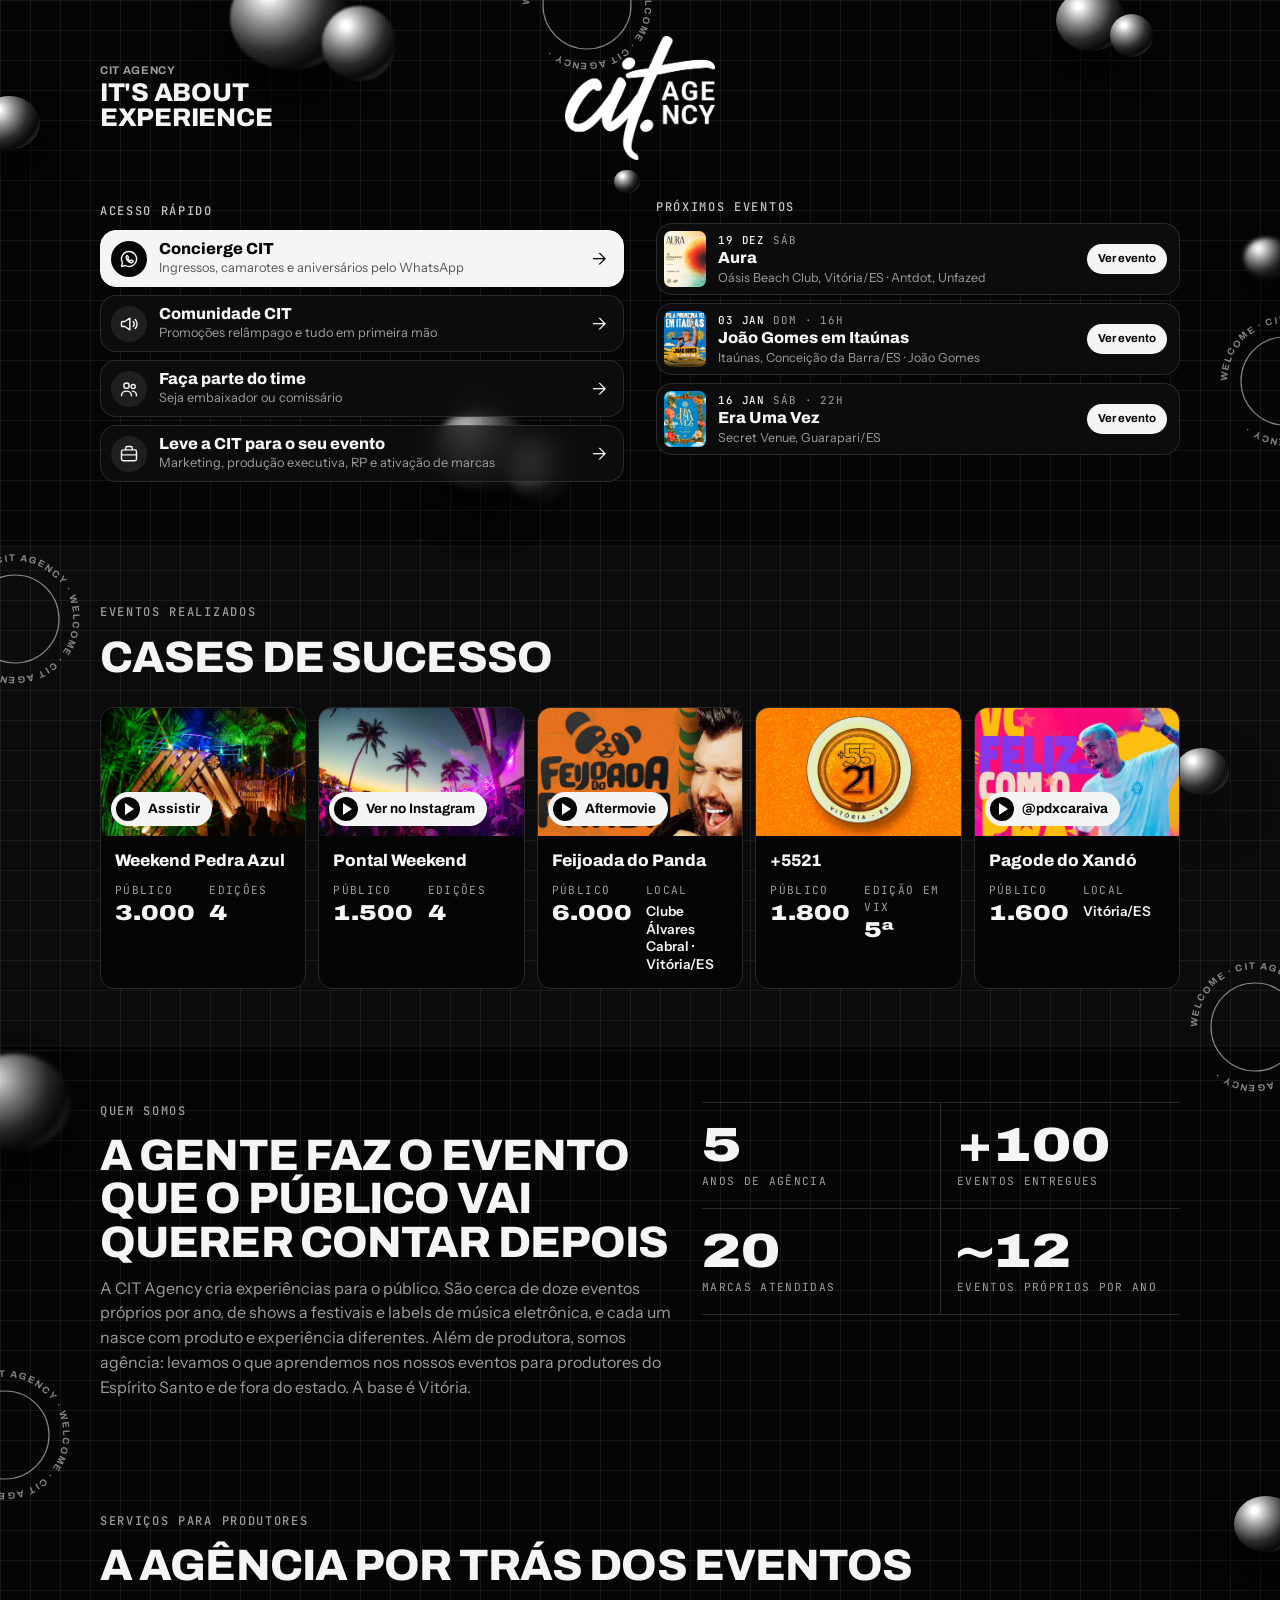
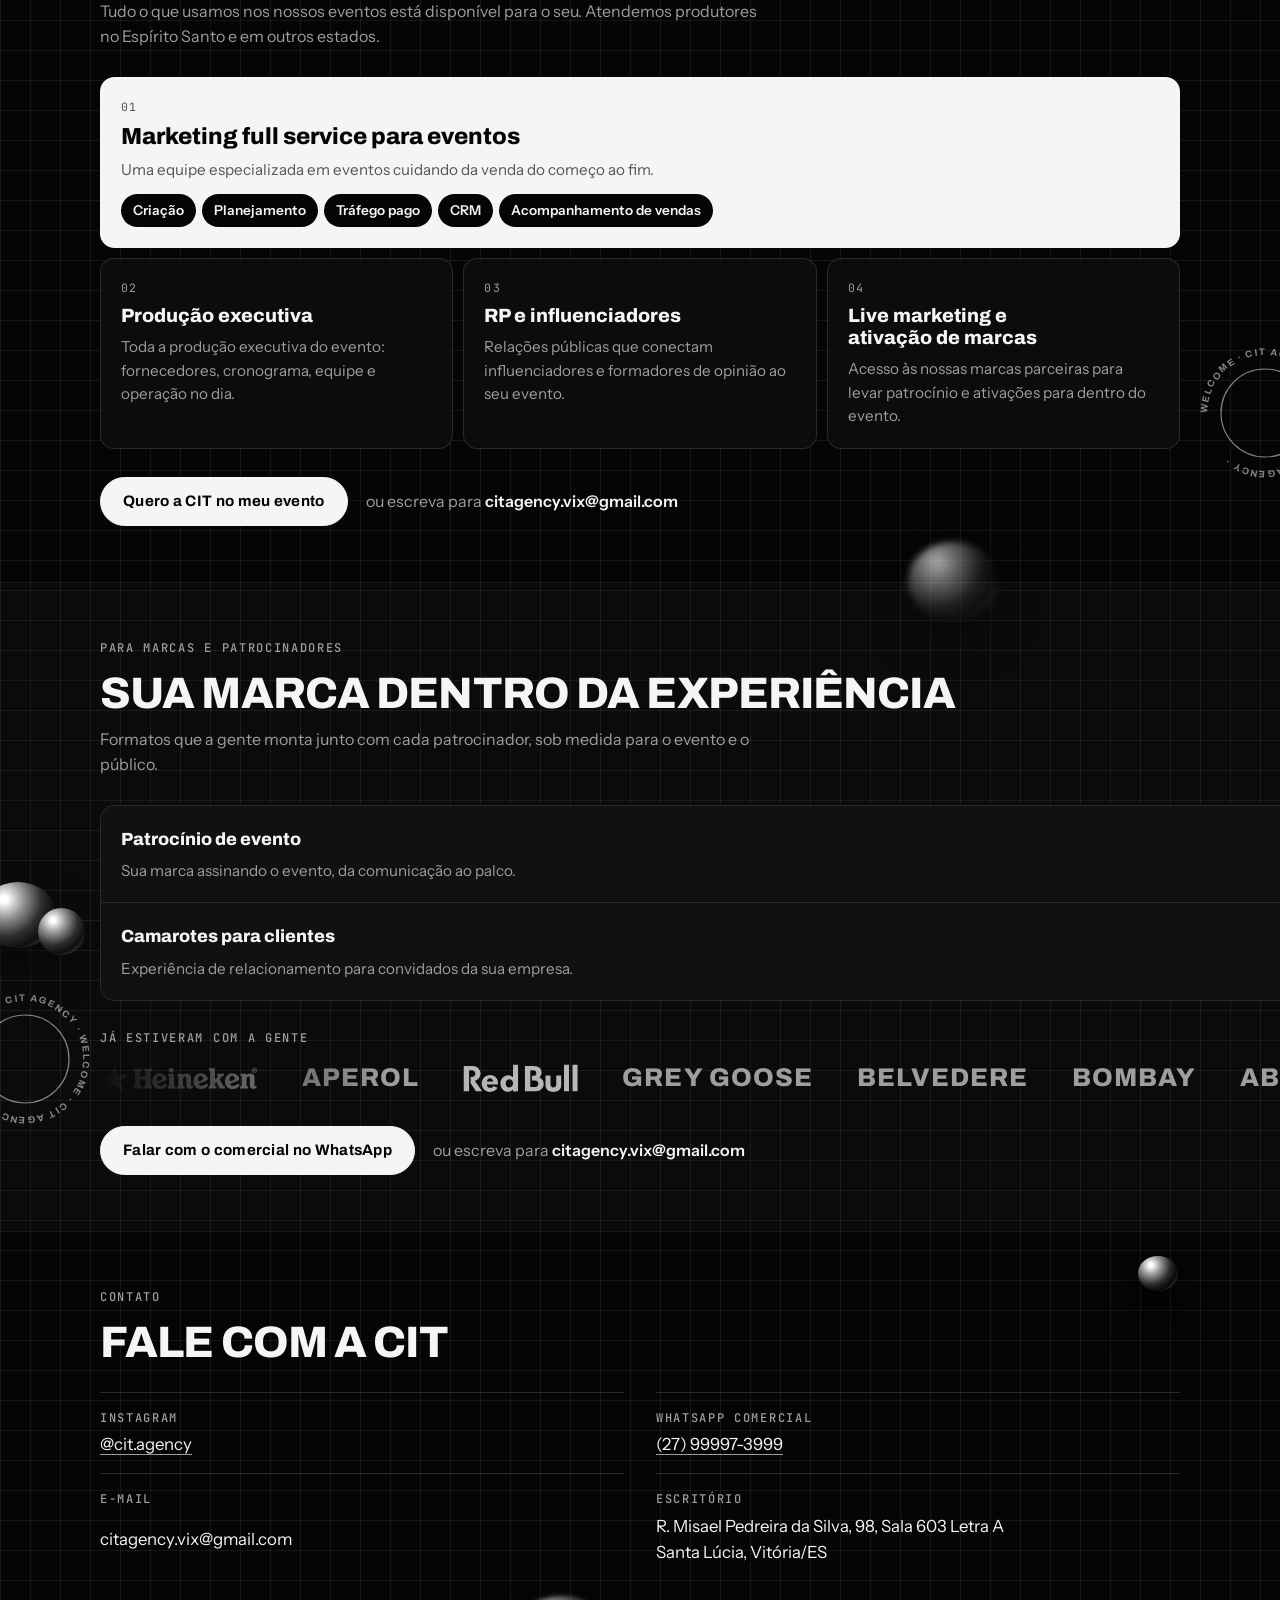
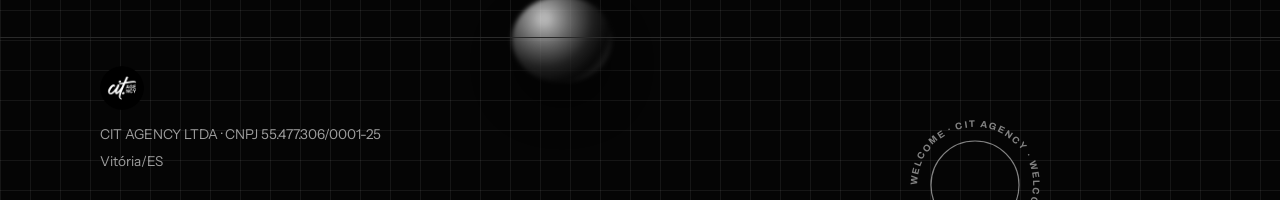
<file: index.html>
<!doctype html>
<html lang="pt-BR">
<head>
<meta charset="utf-8">
<meta name="viewport" content="width=device-width, initial-scale=1, viewport-fit=cover">
<title>CIT Agency</title>
<meta name="claude:viewport-fit-sides" content="cover">
<meta name="description" content="CIT Agency: produtora de eventos e entretenimento de Vitória/ES. Próximos eventos, cases e contato comercial.">
<meta name="theme-color" content="#050505">
<meta property="og:title" content="CIT Agency">
<meta property="og:description" content="It's about experience. Próximos eventos, cases e contato da CIT Agency.">
<meta property="og:image" content="assets/img/avatar.png">
<link rel="icon" href="assets/img/avatar.png">
<link rel="preconnect" href="https://fonts.googleapis.com">
<link rel="preconnect" href="https://fonts.gstatic.com" crossorigin>
<link rel="stylesheet" href="https://fonts.googleapis.com/css2?family=Archivo:wdth,wght@62..125,400..900&family=Instrument+Sans:wght@400..700&family=JetBrains+Mono:wght@500&display=swap">
<link rel="stylesheet" href="css/base.css?v=202611242330">
<link rel="stylesheet" href="css/home.css?v=202611242330">
<link rel="stylesheet" href="css/cadastro.css?v=202611242330">
</head>
<body>

<!-- Fundo da página inteira: grade, anéis e gotas cromadas -->
<div class="fundo-pagina" aria-hidden="true">
  <span class="grade"></span>
  <svg class="anel a1" viewBox="0 0 150 150"><defs><path id="anel-a1" d="M75,75 m-58,0 a58,58 0 1,1 116,0 a58,58 0 1,1 -116,0"/></defs><circle cx="75" cy="75" r="44"/><text><textPath href="#anel-a1">WELCOME · CIT AGENCY · WELCOME · CIT AGENCY · </textPath></text></svg>
  <svg class="anel a2" viewBox="0 0 150 150"><defs><path id="anel-a2" d="M75,75 m-58,0 a58,58 0 1,1 116,0 a58,58 0 1,1 -116,0"/></defs><circle cx="75" cy="75" r="44"/><text><textPath href="#anel-a2">WELCOME · CIT AGENCY · WELCOME · CIT AGENCY · </textPath></text></svg>
  <svg class="anel a3" viewBox="0 0 150 150"><defs><path id="anel-a3" d="M75,75 m-58,0 a58,58 0 1,1 116,0 a58,58 0 1,1 -116,0"/></defs><circle cx="75" cy="75" r="44"/><text><textPath href="#anel-a3">WELCOME · CIT AGENCY · WELCOME · CIT AGENCY · </textPath></text></svg>
  <svg class="anel a4" viewBox="0 0 150 150"><defs><path id="anel-a4" d="M75,75 m-58,0 a58,58 0 1,1 116,0 a58,58 0 1,1 -116,0"/></defs><circle cx="75" cy="75" r="44"/><text><textPath href="#anel-a4">WELCOME · CIT AGENCY · WELCOME · CIT AGENCY · </textPath></text></svg>
  <svg class="anel a5" viewBox="0 0 150 150"><defs><path id="anel-a5" d="M75,75 m-58,0 a58,58 0 1,1 116,0 a58,58 0 1,1 -116,0"/></defs><circle cx="75" cy="75" r="44"/><text><textPath href="#anel-a5">WELCOME · CIT AGENCY · WELCOME · CIT AGENCY · </textPath></text></svg>
  <svg class="anel a6" viewBox="0 0 150 150"><defs><path id="anel-a6" d="M75,75 m-58,0 a58,58 0 1,1 116,0 a58,58 0 1,1 -116,0"/></defs><circle cx="75" cy="75" r="44"/><text><textPath href="#anel-a6">WELCOME · CIT AGENCY · WELCOME · CIT AGENCY · </textPath></text></svg>
  <svg class="anel a7" viewBox="0 0 150 150"><defs><path id="anel-a7" d="M75,75 m-58,0 a58,58 0 1,1 116,0 a58,58 0 1,1 -116,0"/></defs><circle cx="75" cy="75" r="44"/><text><textPath href="#anel-a7">WELCOME · CIT AGENCY · WELCOME · CIT AGENCY · </textPath></text></svg>
  <svg class="anel a8" viewBox="0 0 150 150"><defs><path id="anel-a8" d="M75,75 m-58,0 a58,58 0 1,1 116,0 a58,58 0 1,1 -116,0"/></defs><circle cx="75" cy="75" r="44"/><text><textPath href="#anel-a8">WELCOME · CIT AGENCY · WELCOME · CIT AGENCY · </textPath></text></svg>
  <span class="gota dupla g1"></span><span class="gota g2"></span><span class="gota g3"></span><span class="gota dupla g4"></span><span class="gota g5"></span><span class="gota dupla g6"></span><span class="gota g7"></span><span class="gota g8"></span><span class="gota dupla g9"></span><span class="gota g10"></span><span class="gota g11"></span><span class="gota dupla g12"></span><span class="gota g13"></span><span class="gota g14"></span>
</div>


<!-- 1. Primeira tela: acesso rápido + calendário, lado a lado no computador -->
<header class="inicio">
  <div class="inicio-conteudo">
    <div class="topo">
      <p class="topo-frase"><small>CIT Agency</small>It's about<br>experience</p>
      <img class="topo-logo" src="assets/img/logo-branco.png" alt="CIT Agency" width="720" height="593">
    </div>

    <div class="inicio-grade">
      <!-- Acesso rápido (dados em data/links.json) -->
      <section class="bloco" aria-labelledby="titulo-links">
        <h1 class="rotulo" id="titulo-links">Acesso rápido</h1>
        <ul class="links" id="lista-links"></ul>
      </section>

      <!-- Calendário (dados em data/eventos.json) -->
      <section class="bloco" id="eventos" aria-labelledby="titulo-eventos">
        <h2 class="rotulo" id="titulo-eventos">Próximos eventos</h2>
        <ul class="calendario" id="lista-eventos">
          <li class="eventos-aviso">Carregando o calendário…</li>
        </ul>
      </section>
    </div>
  </div>
</header>

<main>

  <!-- 2. Cases -->
  <section class="faixa faixa-alt" id="cases" aria-labelledby="titulo-cases">
    <div class="conteudo">
      <div class="cabeca-secao">
        <p class="rotulo">Eventos realizados</p>
        <h2 id="titulo-cases">Cases de sucesso</h2>
      </div>

      <div class="cases">
        <article class="case cor-teal">
          <a class="case-foto case-video" href="https://www.instagram.com/reel/Dad-Zzxp5YX/" target="_blank" rel="noopener" aria-label="Assistir o vídeo do Weekend Pedra Azul no Instagram">
            <img src="assets/img/cases/weekend-pedra-azul.jpg" alt="Estrutura iluminada e público no Weekend Pedra Azul" loading="lazy" width="900" height="675">
            <span class="case-play"><span class="case-play-icone" aria-hidden="true"></span>Assistir</span>
          </a>
          <div class="case-corpo">
            <h3>Weekend Pedra Azul</h3>
            <dl class="case-numeros">
              <div><dt>Público</dt><dd>3.000</dd></div>
              <div><dt>Edições</dt><dd>4</dd></div>
            </dl>
          </div>
        </article>
        <article class="case cor-laranja">
          <a class="case-foto case-video" href="https://www.instagram.com/p/Dd2NO19Di6-/" target="_blank" rel="noopener" aria-label="Ver o Pontal Weekend no Instagram">
            <img src="assets/img/cases/pontal-weekend.jpg" alt="Pôr do sol com palmeiras, palco iluminado e público no Pontal Weekend" loading="lazy" width="900" height="600">
            <span class="case-play"><span class="case-play-icone" aria-hidden="true"></span>Ver no Instagram</span>
          </a>
          <div class="case-corpo">
            <h3>Pontal Weekend</h3>
            <dl class="case-numeros">
              <div><dt>Público</dt><dd>1.500</dd></div>
              <div><dt>Edições</dt><dd>4</dd></div>
            </dl>
          </div>
        </article>
        <article class="case case-largo">
          <a class="case-foto case-video" href="https://www.instagram.com/reel/DY_QD4nAtVS/" target="_blank" rel="noopener" aria-label="Assistir o aftermovie da Feijoada do Panda no Instagram">
            <img src="assets/img/cases/feijoada-do-panda.jpg" alt="Logo da Feijoada do Panda e o cantor no palco" loading="lazy" width="1040" height="532">
            <span class="case-play"><span class="case-play-icone" aria-hidden="true"></span>Aftermovie</span>
          </a>
          <div class="case-corpo">
            <h3>Feijoada do Panda</h3>
            <dl class="case-numeros">
              <div><dt>Público</dt><dd>6.000</dd></div>
              <div><dt>Local</dt><dd class="case-onde">Clube Álvares Cabral · Vitória/ES</dd></div>
            </dl>
          </div>
        </article>
        <article class="case">
          <div class="case-foto case-imagem">
            <img src="assets/img/cases/baile-5521.jpg?v=202611242330" alt="Logo do +5521, Vitória/ES" loading="lazy" width="900" height="563">
          </div>
          <div class="case-corpo">
            <h3>+5521</h3>
            <dl class="case-numeros">
              <div><dt>Público</dt><dd>1.800</dd></div>
              <div><dt>Edição em Vix</dt><dd>5ª</dd></div>
            </dl>
          </div>
        </article>
        <article class="case">
          <a class="case-foto case-video" href="https://www.instagram.com/pdxcaraiva/" target="_blank" rel="noopener" aria-label="Ver o Instagram do Pagode do Xandó">
            <img class="foco-esq" src="assets/img/cases/pagode-do-xando.jpg" alt="Logo VC Feliz com o PDX, do Pagode do Xandó" loading="lazy" width="900" height="648">
            <span class="case-play"><span class="case-play-icone" aria-hidden="true"></span>@pdxcaraiva</span>
          </a>
          <div class="case-corpo">
            <h3>Pagode do Xandó</h3>
            <dl class="case-numeros">
              <div><dt>Público</dt><dd>1.600</dd></div>
              <div><dt>Local</dt><dd class="case-onde">Vitória/ES</dd></div>
            </dl>
          </div>
        </article>
      </div>
    </div>
  </section>

  <!-- 3. Quem somos -->
  <section class="faixa" id="quem-somos" aria-labelledby="titulo-quem">
    <div class="conteudo sobre">
      <div class="cabeca-secao">
        <p class="rotulo">Quem somos</p>
        <h2 id="titulo-quem">A gente faz o evento que o público vai querer contar depois</h2>
        <p>A CIT Agency cria experiências para o público. São cerca de doze eventos próprios por ano, de shows a festivais e labels de música eletrônica, e cada um nasce com produto e experiência diferentes. Além de produtora, somos agência: levamos o que aprendemos nos nossos eventos para produtores do Espírito Santo e de fora do estado. A base é Vitória.</p>
      </div>
      <dl class="numeros">
        <div><dt>anos de agência</dt><dd>5</dd></div>
        <div><dt>eventos entregues</dt><dd>+100</dd></div>
        <div><dt>marcas atendidas</dt><dd>20</dd></div>
        <div><dt>eventos próprios por ano</dt><dd>~12</dd></div>
      </dl>
    </div>
  </section>

  <!-- 4. Serviços da agência -->
  <section class="faixa" id="servicos" aria-labelledby="titulo-servicos">
    <div class="conteudo">
      <div class="cabeca-secao">
        <p class="rotulo">Serviços para produtores</p>
        <h2 id="titulo-servicos">A agência por trás dos eventos</h2>
        <p>Tudo o que usamos nos nossos eventos está disponível para o seu. Atendemos produtores no Espírito Santo e em outros estados.</p>
      </div>
      <ol class="servicos">
        <li class="servico servico-destaque">
          <h3>Marketing full service para eventos</h3>
          <p>Uma equipe especializada em eventos cuidando da venda do começo ao fim.</p>
          <ul class="servico-itens">
            <li>Criação</li><li>Planejamento</li><li>Tráfego pago</li><li>CRM</li><li>Acompanhamento de vendas</li>
          </ul>
        </li>
        <li class="servico">
          <h3>Produção executiva</h3>
          <p>Toda a produção executiva do evento: fornecedores, cronograma, equipe e operação no dia.</p>
        </li>
        <li class="servico">
          <h3>RP e influenciadores</h3>
          <p>Relações públicas que conectam influenciadores e formadores de opinião ao seu evento.</p>
        </li>
        <li class="servico">
          <h3>Live marketing e ativação de marcas</h3>
          <p>Acesso às nossas marcas parceiras para levar patrocínio e ativações para dentro do evento.</p>
        </li>
      </ol>
      <div class="cta-comercial">
        <a class="botao botao-cheio" href="https://wa.me/5527999973999?text=Ol%C3%A1%2C%20vim%20pelo%20site%20e%20quero%20conhecer%20os%20servi%C3%A7os%20da%20CIT%20para%20o%20meu%20evento." target="_blank" rel="noopener">Quero a CIT no meu evento</a>
        <p>ou escreva para <strong>citagency.vix@gmail.com</strong></p>
      </div>
    </div>
  </section>

  <!-- 5. Para marcas e patrocinadores -->
  <section class="faixa faixa-alt" id="marcas" aria-labelledby="titulo-marcas">
    <div class="conteudo">
      <div class="cabeca-secao">
        <p class="rotulo">Para marcas e patrocinadores</p>
        <h2 id="titulo-marcas">Sua marca dentro da experiência</h2>
        <p>Formatos que a gente monta junto com cada patrocinador, sob medida para o evento e o público.</p>
      </div>
      <ul class="formatos">
        <li><h3>Patrocínio de evento</h3><p>Sua marca assinando o evento, da comunicação ao palco.</p></li>
        <li><h3>Ativação no local</h3><p>Um espaço da marca dentro do evento, pensado para o público interagir.</p></li>
        <li><h3>Camarotes para clientes</h3><p>Experiência de relacionamento para convidados da sua empresa.</p></li>
        <li><h3>Conteúdo e redes</h3><p>Presença da marca no conteúdo do evento antes, durante e depois.</p></li>
      </ul>
      <div class="parceiros">
        <p class="rotulo">Já estiveram com a gente</p>
        <div class="marcas-faixa" aria-label="Marcas parceiras">
          <ul class="marcas-trilho"><li class="tem-logo"><img src="assets/img/marcas/heineken.svg" width="158" height="28" alt="Heineken"></li><li>Aperol</li><li class="tem-logo"><img src="assets/img/marcas/redbull.svg" width="116" height="28" alt="Red Bull"></li><li>Grey Goose</li><li>Belvedere</li><li>Bombay</li><li>Absolut</li><li>Beefeater</li><li class="tem-logo"><img src="assets/img/marcas/corona.png" width="103" height="28" alt="Corona"></li><li>Praya</li></ul>
          <ul class="marcas-trilho" aria-hidden="true"><li class="tem-logo"><img src="assets/img/marcas/heineken.svg" width="158" height="28" alt="" data-alt="Heineken"></li><li>Aperol</li><li class="tem-logo"><img src="assets/img/marcas/redbull.svg" width="116" height="28" alt="" data-alt="Red Bull"></li><li>Grey Goose</li><li>Belvedere</li><li>Bombay</li><li>Absolut</li><li>Beefeater</li><li class="tem-logo"><img src="assets/img/marcas/corona.png" width="103" height="28" alt="" data-alt="Corona"></li><li>Praya</li></ul>
        </div>
      </div>
      <div class="cta-comercial">
        <a class="botao botao-cheio" href="https://wa.me/5527999973999?text=Ol%C3%A1%2C%20vim%20pelo%20site%20e%20quero%20falar%20sobre%20patroc%C3%ADnio." target="_blank" rel="noopener">Falar com o comercial no WhatsApp</a>
        <p>ou escreva para <strong>citagency.vix@gmail.com</strong></p>
      </div>
    </div>
  </section>

  <!-- 6. Contato e redes -->
  <section class="faixa" id="contato" aria-labelledby="titulo-contato">
    <div class="conteudo">
      <div class="cabeca-secao">
        <p class="rotulo">Contato</p>
        <h2 id="titulo-contato">Fale com a CIT</h2>
      </div>
      <ul class="contatos">
        <li>
          <span class="rotulo">Instagram</span>
          <a href="https://instagram.com/cit.agency" target="_blank" rel="noopener">@cit.agency</a>
        </li>
        <li>
          <span class="rotulo">WhatsApp comercial</span>
          <a href="https://wa.me/5527999973999" target="_blank" rel="noopener">(27) 99997-3999</a>
        </li>
        <li>
          <span class="rotulo">E-mail</span>
          <span class="selecionavel">citagency.vix@gmail.com</span>
        </li>
        <li>
          <span class="rotulo">Escritório</span>
          <span>R. Misael Pedreira da Silva, 98, Sala 603 Letra A<br>Santa Lúcia, Vitória/ES</span>
        </li>
      </ul>
    </div>
  </section>

</main>

<!-- 7. Rodapé -->
<footer class="faixa rodape">
  <div class="conteudo">
    <img src="assets/img/avatar.png" alt="" width="44" height="44">
    <p>CIT AGENCY LTDA · CNPJ 55.477.306/0001-25</p>
    <p>Vitória/ES</p>
  </div>
</footer>

<!-- Janela do formulário "Faça parte do time" -->
<dialog class="janela" id="janela-cadastro" aria-labelledby="janela-cadastro-titulo">
  <form method="dialog" class="janela-fechar"><button aria-label="Fechar">×</button></form>
  <div class="janela-corpo">
    <h2 id="janela-cadastro-titulo">Faça parte do time</h2>
    <p>Quer divulgar os eventos da CIT e ganhar benefícios? Preencha seu cadastro. A gente analisa e entra em contato pelo WhatsApp.</p>
    <div id="cadastro-mae"></div>
  </div>
</dialog>

<script src="js/cadastro.js?v=202611242330"></script>
<script src="js/calendario.js?v=202611242330"></script>
<script src="js/links.js?v=202611242330"></script>
</body>
</html>
</file>
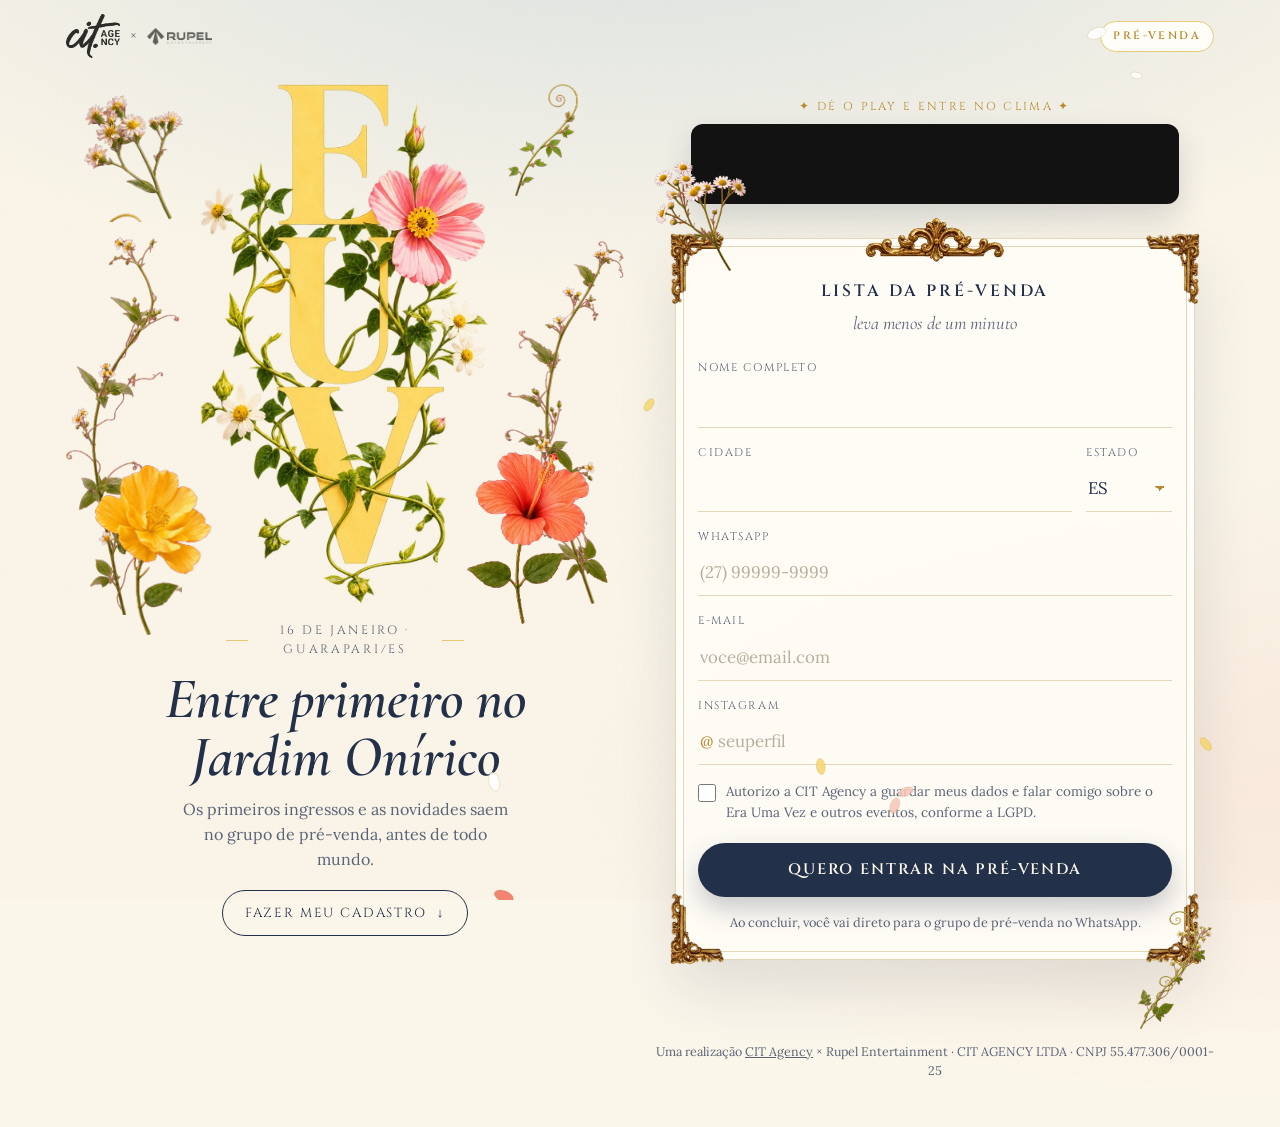
<file: eraumavezpre-venda/index.html>
<!doctype html>
<html lang="pt-BR">
<head>
<meta charset="utf-8">
<meta name="viewport" content="width=device-width, initial-scale=1, viewport-fit=cover">
<title>Pré-venda Era Uma Vez · CIT Agency</title>
<meta name="description" content="Cadastre-se na pré-venda do Era Uma Vez · Jardim Onírico, 16 de janeiro em Guarapari/ES, e entre no grupo exclusivo.">
<meta name="theme-color" content="#FBF6EA">
<meta property="og:title" content="Pré-venda Era Uma Vez">
<meta property="og:description" content="Cadastre-se e entre no grupo de pré-venda. 16 de janeiro · Guarapari/ES.">
<meta property="og:image" content="https://citagency.com.br/eventos/era-uma-vez/img/poster-dia.jpg">
<link rel="icon" href="/eventos/era-uma-vez/img/icone.png">
<link rel="preload" as="image" href="/eventos/era-uma-vez/img/jardim/monograma-euv.webp">
<link rel="preconnect" href="https://fonts.googleapis.com">
<link rel="preconnect" href="https://fonts.gstatic.com" crossorigin>
<link rel="stylesheet" href="https://fonts.googleapis.com/css2?family=Cinzel:wght@400;600&family=Cormorant+Garamond:ital,wght@0,500;0,600;1,500&family=Lora:wght@400;600;700&display=swap">
<style>
  /* Pré-venda Era Uma Vez: jardim ilustrado sobre papel claro.
     Monograma EUV com trepadeiras que balançam, flores soltas, pétalas caindo,
     e o cadastro num cartão com cantos dourados. Uma coluna no celular; duas no computador. */
  :root {
    --papel: #FBF6EA;
    --papel-claro: #FFFDF7;
    --tinta: #22304A;
    --tinta-suave: #5A6478;
    --ceu: #1B6FB8;
    --ouro: #B8892E;
    --ouro-claro: #E8C877;
    --coral: #F0715A;
    --linha: #E4D7B8;
    --erro: #B3261E;
    --fonte-titulo: "Cinzel", Georgia, serif;
    --fonte-display: "Cormorant Garamond", Georgia, serif;
    --fonte-texto: "Lora", Georgia, serif;
    --J: "/eventos/era-uma-vez/img/jardim/";
  }
  * { box-sizing: border-box; }
  [hidden] { display: none !important; }
  html { -webkit-text-size-adjust: 100%; overflow-x: clip; scroll-behavior: smooth; }
  body {
    margin: 0; color: var(--tinta); font-family: var(--fonte-texto); font-size: 1rem; line-height: 1.55; overflow-x: clip;
    background:
      radial-gradient(120% 60% at 50% -10%, rgba(27, 111, 184, .14), transparent 60%),
      radial-gradient(80% 40% at 100% 70%, rgba(240, 113, 90, .08), transparent 70%),
      var(--papel);
  }
  body::after {
    content: ""; position: fixed; inset: 0; pointer-events: none; z-index: 0; opacity: .35; mix-blend-mode: multiply;
    background-image: url("data:image/svg+xml,%3Csvg xmlns='http://www.w3.org/2000/svg' width='180' height='180'%3E%3Cfilter id='g'%3E%3CfeTurbulence type='fractalNoise' baseFrequency='.9' numOctaves='2' stitchTiles='stitch'/%3E%3CfeColorMatrix values='0 0 0 0 .55 0 0 0 0 .48 0 0 0 0 .35 0 0 0 .18 0'/%3E%3C/filter%3E%3Crect width='100%25' height='100%25' filter='url(%23g)'/%3E%3C/svg%3E");
  }
  img { max-width: 100%; display: block; }
  :focus-visible { outline: 2px solid var(--ceu); outline-offset: 3px; border-radius: 6px; }
  @media (prefers-reduced-motion: reduce) { html { scroll-behavior: auto; } }

  .petalas { position: fixed; inset: 0; z-index: 4; pointer-events: none; }
  .pagina { position: relative; z-index: 1; }

  /* Topo */
  .topo {
    display: flex; justify-content: space-between; align-items: center; position: relative; z-index: 5;
    padding: max(14px, env(safe-area-inset-top, 0px)) max(16px, env(safe-area-inset-right, 0px)) 0 max(16px, env(safe-area-inset-left, 0px));
  }
  .marcas { display: flex; align-items: center; gap: 10px; text-decoration: none; color: var(--tinta-suave); }
  .marcas img { filter: brightness(0); opacity: .82; height: auto; }
  .marcas .cit { width: 54px; }
  .marcas .rupel { width: auto; height: 17px; opacity: .6; }
  .marcas span { font-size: .8rem; }
  .selo-pre {
    font-family: var(--fonte-titulo); font-size: .68rem; letter-spacing: .22em; text-transform: uppercase; font-weight: 600;
    color: var(--ouro); border: 1px solid var(--ouro-claro); background: var(--papel-claro); padding: 6px 12px; border-radius: 999px;
  }

  /* Abertura: monograma entre trepadeiras */
  .abertura { position: relative; overflow: clip; padding: 8px max(16px, env(safe-area-inset-right, 0px)) 30px max(16px, env(safe-area-inset-left, 0px)); text-align: center; overflow: visible; }
  .cena { position: relative; width: min(66%, 270px); margin: 6px auto 0; aspect-ratio: 726 / 1300; }
  .monograma {
    position: absolute; inset: 0; width: 100%; height: auto;
    animation: surge 1.4s cubic-bezier(.2,.7,.2,1) both;
  }
  @keyframes surge { from { opacity: .001; transform: translateY(16px) scale(.97); filter: blur(6px); } }
  .planta { position: absolute; height: auto; pointer-events: none; transform-origin: 50% 100%; will-change: transform; }
  .balanca { animation: balanca var(--v, 7s) ease-in-out infinite alternate; animation-delay: var(--d, 0s); }
  @keyframes balanca { from { rotate: calc(var(--g, 3deg) * -1); } to { rotate: var(--g, 3deg); } }
  .p-trepa-e { left: -46%; bottom: -2%; width: 40%; --g: 2.5deg; --v: 8s; translate: 0 calc(var(--rolar, 0) * -30px); }
  .p-trepa-d { right: -46%; bottom: 0; width: 41%; --g: 3deg; --v: 9s; --d: -2s; transform: scaleX(-1); translate: 0 calc(var(--rolar, 0) * -45px); }
  .p-hibisco { right: -34%; bottom: -4%; width: 42%; --g: 4deg; --v: 6s; translate: 0 calc(var(--rolar, 0) * -70px); }
  .p-amarela { left: -36%; bottom: -6%; width: 40%; --g: 3.5deg; --v: 7s; --d: -3s; translate: 0 calc(var(--rolar, 0) * -60px); }
  .p-margarida { left: -40%; top: 2%; width: 34%; --g: 5deg; --v: 6.5s; transform-origin: 70% 100%; translate: 0 calc(var(--rolar, 0) * 40px); }
  .p-espiral { right: -30%; top: 0; width: 24%; --g: 4deg; --v: 7.5s; --d: -1s; translate: 0 calc(var(--rolar, 0) * 30px); }

  .titulos { position: relative; z-index: 2; display: grid; gap: 10px; justify-items: center; margin-top: 18px; }
  .linha-data {
    display: flex; align-items: center; gap: 12px; margin: 0;
    font-family: var(--fonte-titulo); font-size: .76rem; letter-spacing: .22em; text-transform: uppercase; color: var(--ouro);
  }
  .linha-data::before, .linha-data::after { content: ""; width: 34px; height: 1px; background: var(--ouro-claro); }
  .titulos h1 {
    margin: 0; font-family: var(--fonte-display); font-weight: 600; font-style: italic; line-height: 1.02;
    font-size: clamp(2.2rem, 10vw, 3.6rem); color: var(--tinta); text-wrap: balance;
  }
  .titulos h1 em { font-style: normal; font-family: var(--fonte-titulo); font-weight: 400; font-size: .62em; letter-spacing: .12em; display: block; color: var(--ceu); }
  .titulos p { margin: 0; max-width: 34ch; color: var(--tinta-suave); }
  .chamar {
    margin-top: 8px; display: inline-flex; align-items: center; gap: 10px; text-decoration: none;
    font-family: var(--fonte-titulo); font-size: .82rem; letter-spacing: .14em; text-transform: uppercase; color: var(--tinta);
    padding: 12px 22px; border-radius: 999px; border: 1px solid var(--tinta); transition: background-color .2s, color .2s;
  }
  .chamar:hover { background: var(--tinta); color: var(--papel); }
  .chamar span { display: inline-block; animation: desce 1.8s ease-in-out infinite; }
  @keyframes desce { 50% { transform: translateY(4px); } }

  /* Música */
  .trilha { position: relative; z-index: 2; max-width: 520px; margin: 8px auto 34px; padding-inline: max(16px, env(safe-area-inset-left, 0px)); display: grid; gap: 8px; }
  .trilha p { margin: 0; text-align: center; font-family: var(--fonte-titulo); font-size: .72rem; letter-spacing: .2em; text-transform: uppercase; color: var(--ouro); }
  .trilha iframe { display: block; border: 0; border-radius: 12px; background: #121212; box-shadow: 0 14px 30px rgba(34, 48, 74, .16); }

  /* Cadastro: cartão com cantos dourados e flores */
  .cadastro { position: relative; z-index: 2; padding: 0 max(16px, env(safe-area-inset-right, 0px)) 30px max(16px, env(safe-area-inset-left, 0px)); }
  .cartao {
    position: relative; max-width: 520px; margin: 34px auto 0; padding: 40px 22px 26px;
    background: rgba(255, 253, 247, .86); -webkit-backdrop-filter: blur(6px); backdrop-filter: blur(6px);
    border: 1px solid var(--linha); border-radius: 4px;
    box-shadow: 0 30px 60px rgba(34, 48, 74, .12), inset 0 0 0 7px var(--papel-claro), inset 0 0 0 8px var(--linha);
  }
  .canto { position: absolute; width: 54px; height: auto; pointer-events: none; }
  .canto.c1 { top: -6px; left: -6px; }
  .canto.c2 { top: -6px; right: -6px; transform: scaleX(-1); }
  .canto.c3 { bottom: -6px; left: -6px; transform: scaleY(-1); }
  .canto.c4 { bottom: -6px; right: -6px; transform: scale(-1, -1); }
  .ornamento { position: absolute; top: -22px; left: 50%; translate: -50% 0; width: 140px; height: auto; }
  .flor-cartao { position: absolute; pointer-events: none; z-index: 3; }
  .flor-cartao.f1 { top: -78px; left: -22px; width: 92px; --g: 4deg; --v: 7s; transform-origin: 80% 100%; }
  .flor-cartao.f2 { bottom: -70px; right: -18px; width: 74px; --g: 3deg; --v: 6s; --d: -2s; }
  .flor-cartao { height: auto; }
  .cartao h2 { margin: 0; text-align: center; font-family: var(--fonte-titulo); font-weight: 600; font-size: 1.02rem; letter-spacing: .18em; text-transform: uppercase; color: var(--tinta); }
  .cartao .sub { margin: 4px 0 22px; text-align: center; font-family: var(--fonte-display); font-style: italic; font-size: 1.15rem; color: var(--tinta-suave); }

  form { display: grid; gap: 16px; }
  .campo { display: grid; gap: 4px; min-width: 0; }
  .campo label { font-family: var(--fonte-titulo); font-size: .7rem; letter-spacing: .14em; text-transform: uppercase; color: var(--tinta-suave); }
  .linha2 { display: grid; grid-template-columns: minmax(0, 1fr) 86px; gap: 14px; }
  input, select {
    width: 100%; min-height: 46px; padding: 10px 2px; border: 0; border-bottom: 1.5px solid var(--linha); border-radius: 0;
    background: transparent; color: var(--tinta); font: inherit; font-size: 1.05rem; transition: border-color .2s;
  }
  select { appearance: none; background-image: linear-gradient(45deg, transparent 50%, var(--ouro) 50%), linear-gradient(135deg, var(--ouro) 50%, transparent 50%); background-position: calc(100% - 12px) 21px, calc(100% - 7px) 21px; background-size: 5px 5px; background-repeat: no-repeat; }
  input::placeholder { color: #B5AE9C; }
  input:focus, select:focus { outline: none; border-color: var(--ceu); }
  .com-arroba { position: relative; }
  .com-arroba span { position: absolute; left: 2px; bottom: 11px; color: var(--ouro); font-size: 1.05rem; }
  .com-arroba input { padding-left: 20px; }
  input[aria-invalid="true"], select[aria-invalid="true"] { border-color: var(--erro); }
  .aceite { display: flex; gap: 10px; align-items: flex-start; font-size: .84rem; color: var(--tinta-suave); cursor: pointer; }
  .aceite input { width: 18px; min-height: 0; height: 18px; margin: 3px 0 0; accent-color: var(--ceu); flex: none; }
  .isca { position: absolute; left: -9999px; width: 1px; height: 1px; opacity: 0; }
  .erro { margin: 0; padding: 10px 12px; border-radius: 8px; background: #FBE9E7; color: var(--erro); font-weight: 600; font-size: .9rem; }
  .botao {
    position: relative; overflow: hidden; width: 100%; min-height: 54px; border: 0; border-radius: 999px; cursor: pointer; margin-top: 4px;
    background: var(--tinta); color: var(--papel); font-family: var(--fonte-titulo); font-weight: 600; font-size: .95rem; letter-spacing: .12em; text-transform: uppercase;
    box-shadow: 0 12px 26px rgba(34, 48, 74, .25); text-decoration: none; display: inline-flex; align-items: center; justify-content: center; text-align: center; padding: 10px 20px;
    transition: transform .15s, background-color .2s;
  }
  .botao:hover { background: var(--ceu); }
  .botao:active { transform: scale(.98); }
  .botao::after { content: ""; position: absolute; inset: 0; background: linear-gradient(105deg, transparent 35%, rgba(232, 200, 119, .55) 50%, transparent 65%); transform: translateX(-130%); animation: brilho 3.6s ease-in-out infinite; }
  @keyframes brilho { 60%, 100% { transform: translateX(130%); } }
  .botao:disabled { opacity: .7; cursor: wait; }
  .nota { margin: 0; font-size: .8rem; text-align: center; color: var(--tinta-suave); }
  .ok { display: grid; gap: 12px; text-align: center; justify-items: center; padding-block: 10px; }
  .ok img { width: 110px; height: auto; }
  .ok h3 { margin: 0; font-family: var(--fonte-display); font-style: italic; font-weight: 600; font-size: 1.8rem; line-height: 1.1; }
  .ok p { margin: 0; color: var(--tinta-suave); }

  .rodape { position: relative; z-index: 2; text-align: center; font-size: .78rem; color: var(--tinta-suave); padding: 40px 16px 34px; }
  .rodape a { color: inherit; }

  @media (max-width: 400px) { .botao { font-size: .82rem; letter-spacing: .06em; } }
  @media (min-width: 960px) {
    .pagina { display: grid; grid-template-columns: minmax(0, 1fr) minmax(0, 1fr); align-items: start; max-width: 1180px; margin: 0 auto; }
    .topo { grid-column: 1 / -1; }
    .abertura { position: sticky; top: 0; padding-top: 20px; }
    .lado { padding-top: 40px; }
    .cena { width: min(52%, 300px); }
    .trilha { margin-top: 0; }
  }
  @media (prefers-reduced-motion: reduce) {
    .monograma, .balanca, .chamar span, .botao::after { animation: none; }
    .petalas { display: none; }
  }
</style>
</head>
<body>

<canvas class="petalas" aria-hidden="true"></canvas>

<div class="pagina">
  <header class="topo">
    <a class="marcas" href="/eventos/era-uma-vez/">
      <img class="cit" src="/assets/img/logo-branco.png" alt="CIT Agency" width="720" height="593">
      <span aria-hidden="true">×</span>
      <img class="rupel" src="/assets/img/rupel-branco.png" alt="Rupel Entertainment" width="600" height="158">
    </a>
    <span class="selo-pre">Pré-venda</span>
  </header>

  <section class="abertura" aria-labelledby="titulo">
    <div class="cena" aria-hidden="true">
      <img class="planta balanca p-trepa-e" src="/eventos/era-uma-vez/img/jardim/trepadeira-a.webp" alt="" width="328" height="1067">
      <img class="planta balanca p-trepa-d" src="/eventos/era-uma-vez/img/jardim/trepadeira-c.webp" alt="" width="360" height="1100">
      <img class="planta balanca p-margarida" src="/eventos/era-uma-vez/img/jardim/margaridas-a.webp" alt="" width="422" height="544">
      <img class="planta balanca p-espiral" src="/eventos/era-uma-vez/img/jardim/espiral-a.webp" alt="" width="353" height="569">
      <img class="monograma" src="/eventos/era-uma-vez/img/jardim/monograma-euv.webp" alt="" width="726" height="1300">
      <img class="planta balanca p-amarela" src="/eventos/era-uma-vez/img/jardim/flor-amarela.webp" alt="" width="510" height="748">
      <img class="planta balanca p-hibisco" src="/eventos/era-uma-vez/img/jardim/hibisco.webp" alt="" width="398" height="563">
    </div>
    <div class="titulos">
      <p class="linha-data">16 de janeiro · Guarapari/ES</p>
      <h1 id="titulo">Entre primeiro no Jardim Onírico</h1>
      <p>Os primeiros ingressos e as novidades saem no grupo de pré-venda, antes de todo mundo.</p>
      <a class="chamar" href="#cadastro">Fazer meu cadastro <span aria-hidden="true">↓</span></a>
    </div>
  </section>

  <div class="lado">
    <div class="trilha">
      <p>✦ Dê o play e entre no clima ✦</p>
      <iframe title="Música do Era Uma Vez no Spotify" src="https://open.spotify.com/embed/track/3HGwI9qwq5XqBDeZBV3zti?utm_source=generator&theme=0" width="100%" height="80" frameborder="0" allow="autoplay; clipboard-write; encrypted-media; fullscreen; picture-in-picture" loading="lazy"></iframe>
    </div>

    <main class="cadastro" id="cadastro">
      <section class="cartao" aria-labelledby="titulo-form">
        <img class="ornamento" src="/eventos/era-uma-vez/img/jardim/ornamento-ouro.webp" alt="" width="231" height="73">
        <img class="canto c1" src="/eventos/era-uma-vez/img/jardim/canto-ouro.webp" alt="" width="129" height="169">
        <img class="canto c2" src="/eventos/era-uma-vez/img/jardim/canto-ouro.webp" alt="" width="129" height="169">
        <img class="canto c3" src="/eventos/era-uma-vez/img/jardim/canto-ouro.webp" alt="" width="129" height="169">
        <img class="canto c4" src="/eventos/era-uma-vez/img/jardim/canto-ouro.webp" alt="" width="129" height="169">
        <img class="flor-cartao balanca f1" src="/eventos/era-uma-vez/img/jardim/margaridas-e.webp" alt="" width="565" height="674">
        <img class="flor-cartao balanca f2" src="/eventos/era-uma-vez/img/jardim/galho-c.webp" alt="" width="469" height="745">

        <h2 id="titulo-form">Lista da pré-venda</h2>
        <p class="sub">leva menos de um minuto</p>
        <form id="form" novalidate>
          <div class="campo">
            <label for="nome">Nome completo</label>
            <input id="nome" name="nome" type="text" autocomplete="name" required>
          </div>
          <div class="linha2">
            <div class="campo">
              <label for="cidade">Cidade</label>
              <input id="cidade" name="cidade" type="text" autocomplete="address-level2" required>
            </div>
            <div class="campo">
              <label for="estado">Estado</label>
              <select id="estado" name="estado" required>
                <option value="">UF</option>
              </select>
            </div>
          </div>
          <div class="campo">
            <label for="whatsapp">WhatsApp</label>
            <input id="whatsapp" name="whatsapp" type="tel" inputmode="numeric" autocomplete="tel" placeholder="(27) 99999-9999" required>
          </div>
          <div class="campo">
            <label for="email">E-mail</label>
            <input id="email" name="email" type="email" autocomplete="email" placeholder="voce@email.com" required>
          </div>
          <div class="campo">
            <label for="instagram">Instagram</label>
            <div class="com-arroba">
              <span aria-hidden="true">@</span>
              <input id="instagram" name="instagram" type="text" autocapitalize="none" autocomplete="off" spellcheck="false" placeholder="seuperfil" required pattern="@?[A-Za-z0-9._]{1,30}">
            </div>
          </div>
          <input class="isca" type="text" name="site" tabindex="-1" autocomplete="off" aria-hidden="true">
          <label class="aceite">
            <input id="aceite" type="checkbox" required>
            <span>Autorizo a CIT Agency a guardar meus dados e falar comigo sobre o Era Uma Vez e outros eventos, conforme a LGPD.</span>
          </label>
          <p class="erro" id="erro" role="alert" hidden></p>
          <button class="botao" id="enviar" type="submit">Quero entrar na pré-venda</button>
          <p class="nota">Ao concluir, você vai direto para o grupo de pré-venda no WhatsApp.</p>
        </form>

        <div class="ok" id="ok" hidden>
          <img src="/eventos/era-uma-vez/img/jardim/buque-b.webp" alt="" width="178" height="153">
          <h3>Seu lugar no jardim está guardado</h3>
          <p>Abrindo o grupo de pré-venda no WhatsApp…</p>
          <a class="botao" id="ir-grupo" href="#">Entrar no grupo agora</a>
        </div>
      </section>
    </main>

    <footer class="rodape">
      <p>Uma realização <a href="/">CIT Agency</a> × Rupel Entertainment · CIT AGENCY LTDA · CNPJ 55.477.306/0001-25</p>
    </footer>
  </div>
</div>

<script>
  // Pétalas caindo (coral, amarelo, branco) e plantas que acompanham a rolagem
  (function () {
    addEventListener('scroll', function () { document.documentElement.style.setProperty('--rolar', Math.min(scrollY / innerHeight, 1.5).toFixed(3)); }, { passive: true });
    if (matchMedia('(prefers-reduced-motion: reduce)').matches) return;
    var c = document.querySelector('.petalas'), x = c.getContext('2d');
    var W, H, dpr = Math.min(devicePixelRatio || 1, 2);
    function medir() { W = innerWidth; H = innerHeight; c.width = W * dpr; c.height = H * dpr; c.style.width = W + 'px'; c.style.height = H + 'px'; x.setTransform(dpr, 0, 0, dpr, 0, 0); }
    medir(); addEventListener('resize', medir);
    var CORES = ['#F4A08F', '#F7C6B8', '#F6D36B', '#FFFFFF', '#F0715A'];
    var r = function (a, z) { return a + Math.random() * (z - a); };
    function nova(espalha) { return { x: r(-20, W + 20), y: espalha ? r(-H, H) : r(-60, -10), vy: r(.3, .8), o: r(0, 6.28), a: r(.3, 1), rot: r(0, 6.28), vr: r(-.02, .02), w: r(5, 10), cor: CORES[Math.floor(r(0, CORES.length))] }; }
    var ps = []; for (var i = 0; i < (W < 600 ? 12 : 20); i++) ps.push(nova(true));
    (function loop() {
      x.clearRect(0, 0, W, H);
      ps.forEach(function (p, i) {
        p.o += .012; p.y += p.vy; p.x += Math.sin(p.o) * p.a; p.rot += p.vr;
        if (p.y > H + 30) ps[i] = nova(false);
        x.save(); x.translate(p.x, p.y); x.rotate(p.rot);
        x.globalAlpha = .85; x.fillStyle = p.cor; x.strokeStyle = 'rgba(184,137,46,.35)'; x.lineWidth = .6;
        x.beginPath(); x.ellipse(0, 0, p.w, p.w * .55, 0, 0, 6.28); x.fill(); x.stroke();
        x.restore();
      });
      requestAnimationFrame(loop);
    })();
  })();

  // Grupo de pré-venda e nome da aba na planilha de listas
  var GRUPO = 'https://chat.whatsapp.com/Eoul549lNGqFhRmU2mcXSq';
  var LISTA = 'Pré-venda Era Uma Vez';

  (function () {
    var UFS = 'AC AL AP AM BA CE DF ES GO MA MT MS MG PA PB PR PE PI RJ RN RS RO RR SC SP SE TO'.split(' ');
    var estado = document.getElementById('estado');
    UFS.forEach(function (uf) {
      var o = document.createElement('option');
      o.value = o.textContent = uf;
      if (uf === 'ES') o.selected = true;
      estado.appendChild(o);
    });

    var whats = document.getElementById('whatsapp');
    whats.addEventListener('input', function () {
      var d = whats.value.replace(/\D/g, '').slice(0, 11);
      whats.value = d.length > 10 ? d.replace(/(\d{2})(\d{5})(\d{0,4})/, '($1) $2-$3')
        : d.length > 6 ? d.replace(/(\d{2})(\d{4})(\d{0,4})/, '($1) $2-$3')
        : d.length > 2 ? d.replace(/(\d{2})(\d*)/, '($1) $2') : d;
    });
    // O @ já aparece fixo no campo; tira o que a pessoa digitar a mais
    var insta = document.getElementById('instagram');
    insta.addEventListener('input', function () { insta.value = insta.value.replace(/^@+/, '').replace(/\s/g, ''); });

    var form = document.getElementById('form');
    var erro = document.getElementById('erro');
    var enviar = document.getElementById('enviar');
    document.getElementById('ir-grupo').href = GRUPO;

    function irParaGrupo() { location.href = GRUPO; }

    form.addEventListener('submit', function (e) {
      e.preventDefault();
      erro.hidden = true;
      var campos = [].slice.call(form.querySelectorAll('input[required], select[required]'));
      campos.forEach(function (c) { c.removeAttribute('aria-invalid'); });
      var digitos = whats.value.replace(/\D/g, '');
      var invalidos = campos.filter(function (c) { return !c.checkValidity(); });
      if (digitos.length < 10 && invalidos.indexOf(whats) < 0) invalidos.push(whats);
      invalidos.forEach(function (c) { c.setAttribute('aria-invalid', 'true'); });
      if (invalidos.length) {
        var c = invalidos[0];
        erro.textContent = c.id === 'aceite' ? 'Marque a autorização para concluir o cadastro.'
          : c.id === 'whatsapp' ? 'Confira o WhatsApp com DDD, por exemplo (27) 99999-9999.'
          : c.id === 'email' ? 'Confira o e-mail: ele precisa ter @ e domínio, como voce@email.com.'
          : c.id === 'instagram' ? 'Confira seu Instagram: só letras, números, ponto e _ (ex.: seuperfil).'
          : 'Preencha o campo "' + form.querySelector('label[for="' + c.id + '"]').textContent + '".';
        erro.hidden = false;
        c.focus();
        return;
      }
      if (form.site.value) return;

      var corpo = new URLSearchParams();
      corpo.append('lista', LISTA);
      corpo.append('nome', form.nome.value.trim());
      corpo.append('cidade', form.cidade.value.trim());
      corpo.append('estado', form.estado.value);
      corpo.append('whatsapp', digitos);
      corpo.append('email', form.email.value.trim());
      corpo.append('instagram', '@' + insta.value.trim());
      corpo.append('autorizacao', 'Sim');

      enviar.disabled = true;
      enviar.textContent = 'Enviando…';

      // Mesmo se a planilha demorar ou ainda não estiver configurada, a pessoa segue para o grupo
      var concluir = function () {
        form.hidden = true;
        document.getElementById('ok').hidden = false;
        setTimeout(irParaGrupo, 1800);
      };
      var limite = setTimeout(concluir, 4000);
      fetch('/data/formulario.json', { cache: 'no-store' })
        .then(function (r) { return r.json(); })
        .then(function (cfg) {
          if (!cfg.endereco_listas) return;
          return fetch(cfg.endereco_listas, { method: 'POST', mode: 'no-cors', body: corpo });
        })
        .catch(function () {})
        .then(function () { clearTimeout(limite); concluir(); });
    });
  })();
</script>
</body>
</html>
</file>
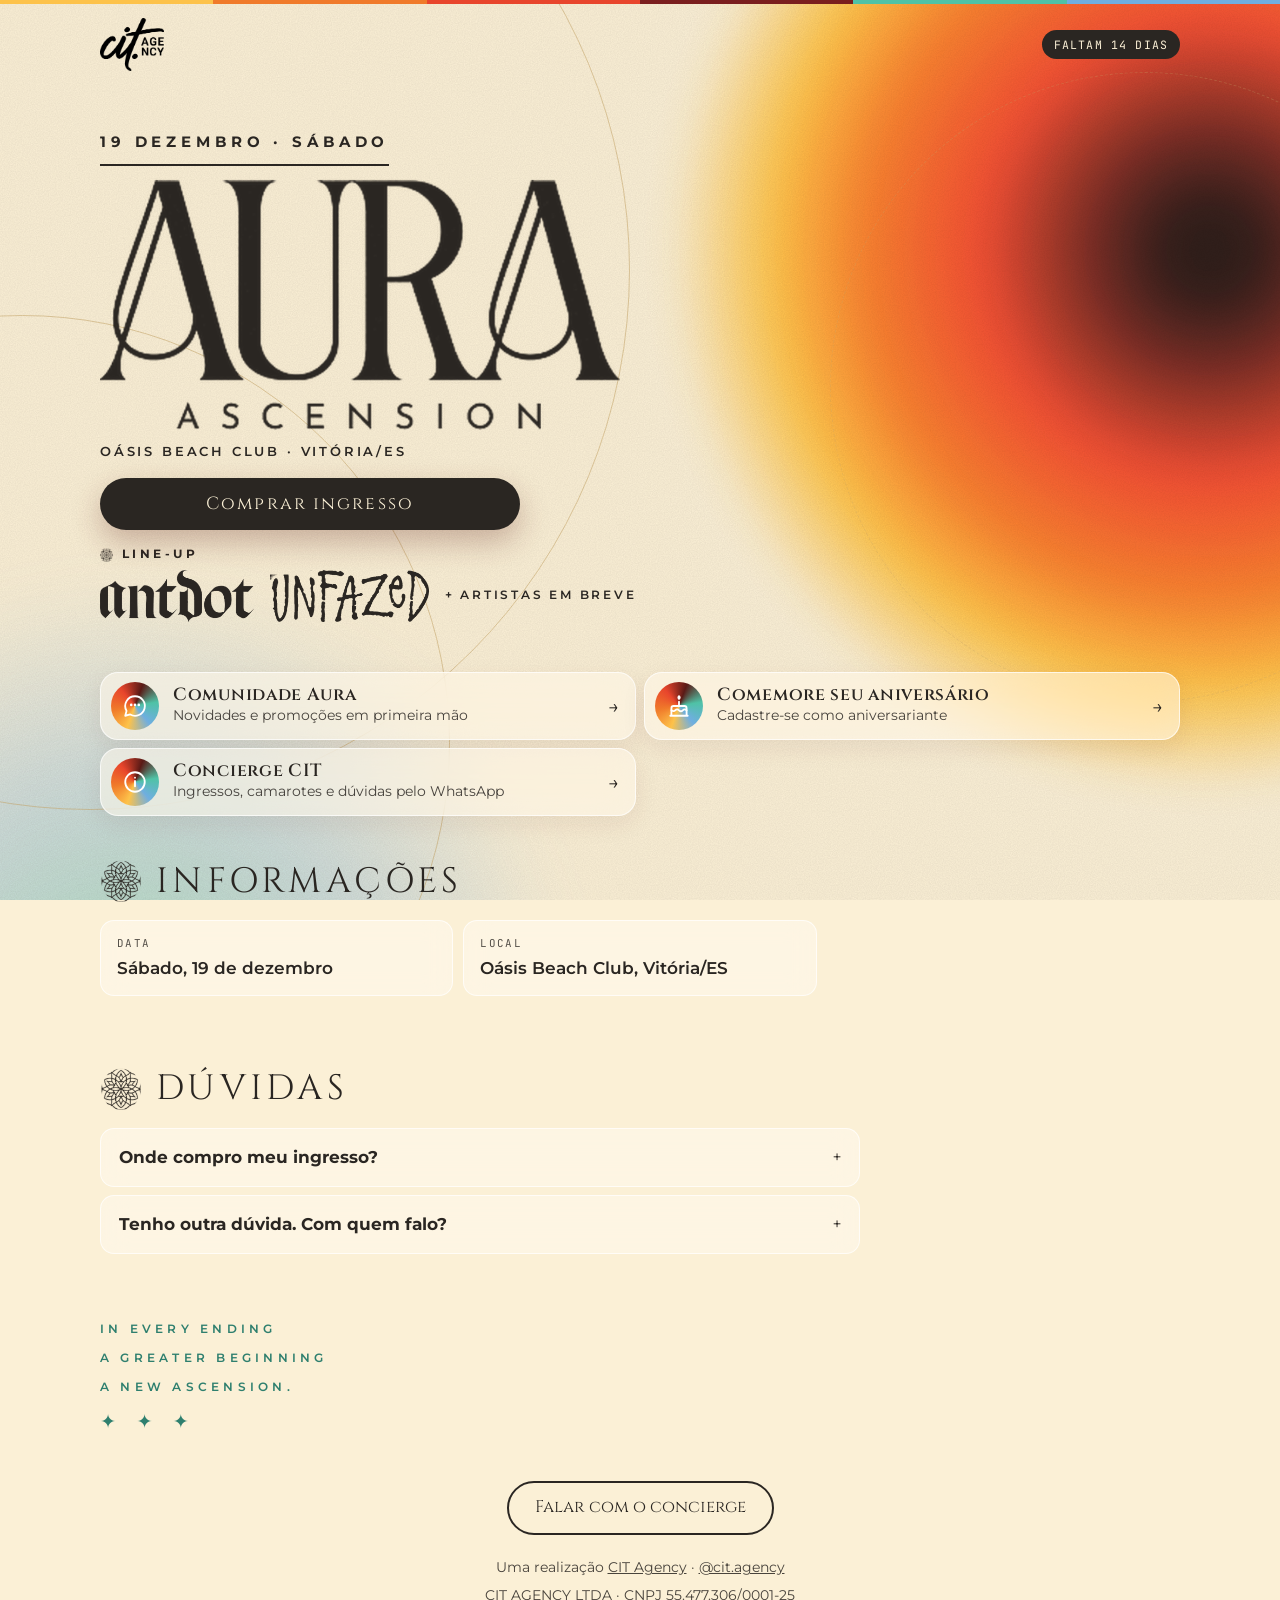
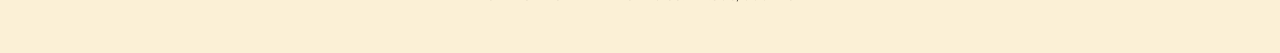
<file: eventos/aura/index.html>
<!doctype html>
<html lang="pt-BR">
<head>
<meta charset="utf-8">
<meta name="viewport" content="width=device-width, initial-scale=1, viewport-fit=cover">
<!-- MODELO DE PÁGINA DE EVENTO
     Para criar um evento novo:
     1. Copie esta pasta inteira para eventos/<nome-do-evento>/ e renomeie este arquivo para index.html
     2. Copie template/evento-exemplo.json para a mesma pasta com o nome evento.json e preencha
     3. Coloque as imagens do evento na pasta img/
     Só o <title> e a descrição abaixo precisam ser trocados aqui; o resto vem do evento.json. -->
<title>Aura Ascension · CIT Agency</title>
<meta name="claude:viewport-fit-sides" content="cover">
<meta name="description" content="Aura Ascension · 19 de dezembro, Oásis Beach Club, Vitória/ES. Antdot e mais artistas. Ingressos na Sympla.">
<link rel="icon" href="../../assets/img/avatar.png">
<link rel="preconnect" href="https://fonts.googleapis.com">
<link rel="preconnect" href="https://fonts.gstatic.com" crossorigin>
<link rel="stylesheet" href="https://fonts.googleapis.com/css2?family=JetBrains+Mono:wght@500&display=swap">
<link rel="stylesheet" href="../../css/evento.css?v=202611181906">
<link rel="stylesheet" href="../../css/cadastro.css?v=202611181906">
<meta name="ev-raiz" content="../../">
</head>
<body class="ev-carregando">

<div class="ev-faixa" id="ev-faixa" aria-hidden="true"></div>

<header class="ev-topo">
  <a class="ev-voltar" href="../../index.html"><img src="../../assets/img/logo-branco.png" alt="CIT Agency" width="720" height="593"></a>
  <span class="ev-contagem" id="ev-contagem"></span>
</header>

<main>
  <!-- Abertura: card com arte e informações, botão de ingresso e o que toca -->
  <section class="ev-abertura ev-largura">
    <div class="ev-card">
      <figure class="ev-arte"><img id="ev-arte" alt=""></figure>
      <div class="ev-abertura-texto">
        <p class="ev-quando" id="ev-quando"></p>
        <h1 id="ev-nome"></h1>
        <p class="ev-onde" id="ev-onde"></p>
        <p class="ev-chamada" id="ev-chamada"></p>
      </div>
    </div>
    <a class="ev-botao ev-botao-principal" id="ev-principal" target="_blank" rel="noopener"></a>
    <div class="ev-toca" id="ev-toca" hidden>
      <h2 class="ev-toca-titulo" id="ev-toca-titulo">Line-up</h2>
      <ul class="ev-toca-lista" id="ev-toca-lista"></ul>
    </div>
  </section>

  <!-- Atalhos com ícone; cada um abre uma janela -->
  <section class="ev-largura" aria-label="Atalhos do evento">
    <ul class="ev-atalhos" id="ev-atalhos"></ul>
  </section>

  <!-- Moldura de fotos e vídeos -->
  <section class="ev-vibe" id="ev-vibe-secao" aria-labelledby="ev-vibe-titulo">
    <h2 class="ev-largura" id="ev-vibe-titulo">A vibe</h2>
    <div class="ev-moldura"><div class="ev-moldura-trilho" id="ev-galeria"></div></div>
  </section>

  <!-- Line-up com fotos (aparece só quando alguma atração tem foto) -->
  <section class="ev-largura ev-bloco" id="ev-lineup-secao" aria-labelledby="ev-lineup-titulo" hidden>
    <h2 id="ev-lineup-titulo">Line-up</h2>
    <ul class="ev-lineup" id="ev-lineup"></ul>
  </section>

  <!-- Informações gerais -->
  <section class="ev-largura ev-bloco" aria-labelledby="ev-infos-titulo">
    <h2 id="ev-infos-titulo">Informações</h2>
    <dl class="ev-infos" id="ev-infos"></dl>
  </section>

  <!-- Dúvidas -->
  <section class="ev-largura ev-bloco" aria-labelledby="ev-duvidas-titulo">
    <h2 id="ev-duvidas-titulo">Dúvidas</h2>
    <div class="ev-duvidas" id="ev-duvidas"></div>
  </section>
</main>

<footer class="ev-rodape ev-largura">
  <a class="ev-botao ev-botao-contorno" id="ev-rodape-concierge" target="_blank" rel="noopener">Falar com o concierge</a>
  <p>Uma realização <a href="../../index.html">CIT Agency</a> · <a href="https://instagram.com/cit.agency" target="_blank" rel="noopener">@cit.agency</a></p>
  <p>CIT AGENCY LTDA · CNPJ 55.477.306/0001-25</p>
</footer>

<!-- Janela que abre ao tocar num atalho -->
<dialog class="ev-janela" id="ev-janela" aria-labelledby="ev-janela-titulo">
  <form method="dialog" class="ev-janela-fechar"><button aria-label="Fechar">×</button></form>
  <div class="ev-janela-corpo" id="ev-janela-corpo"></div>
</dialog>

<script src="../../js/cadastro.js?v=202611181906"></script>
<script src="../../js/aniversario.js?v=202611181906"></script>
<script src="../../js/evento.js?v=202611181906"></script>
</body>
</html>
</file>
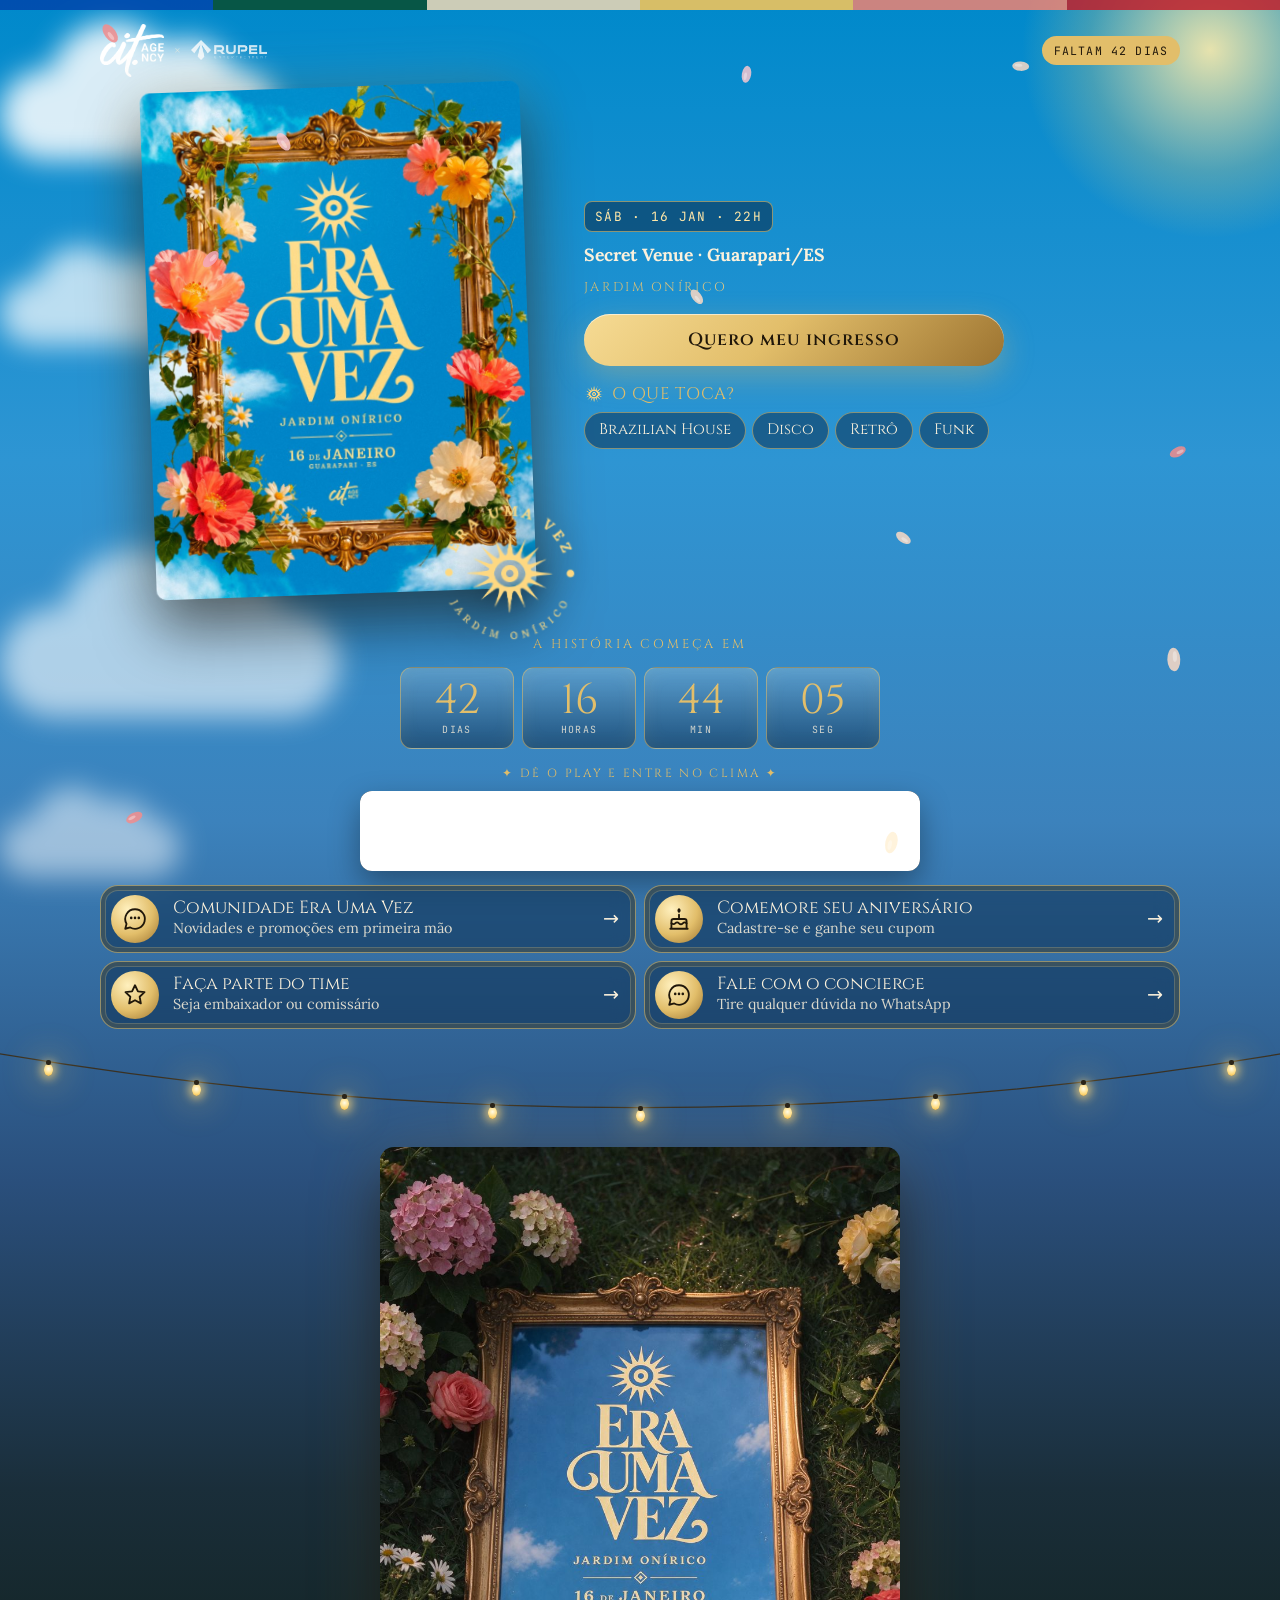
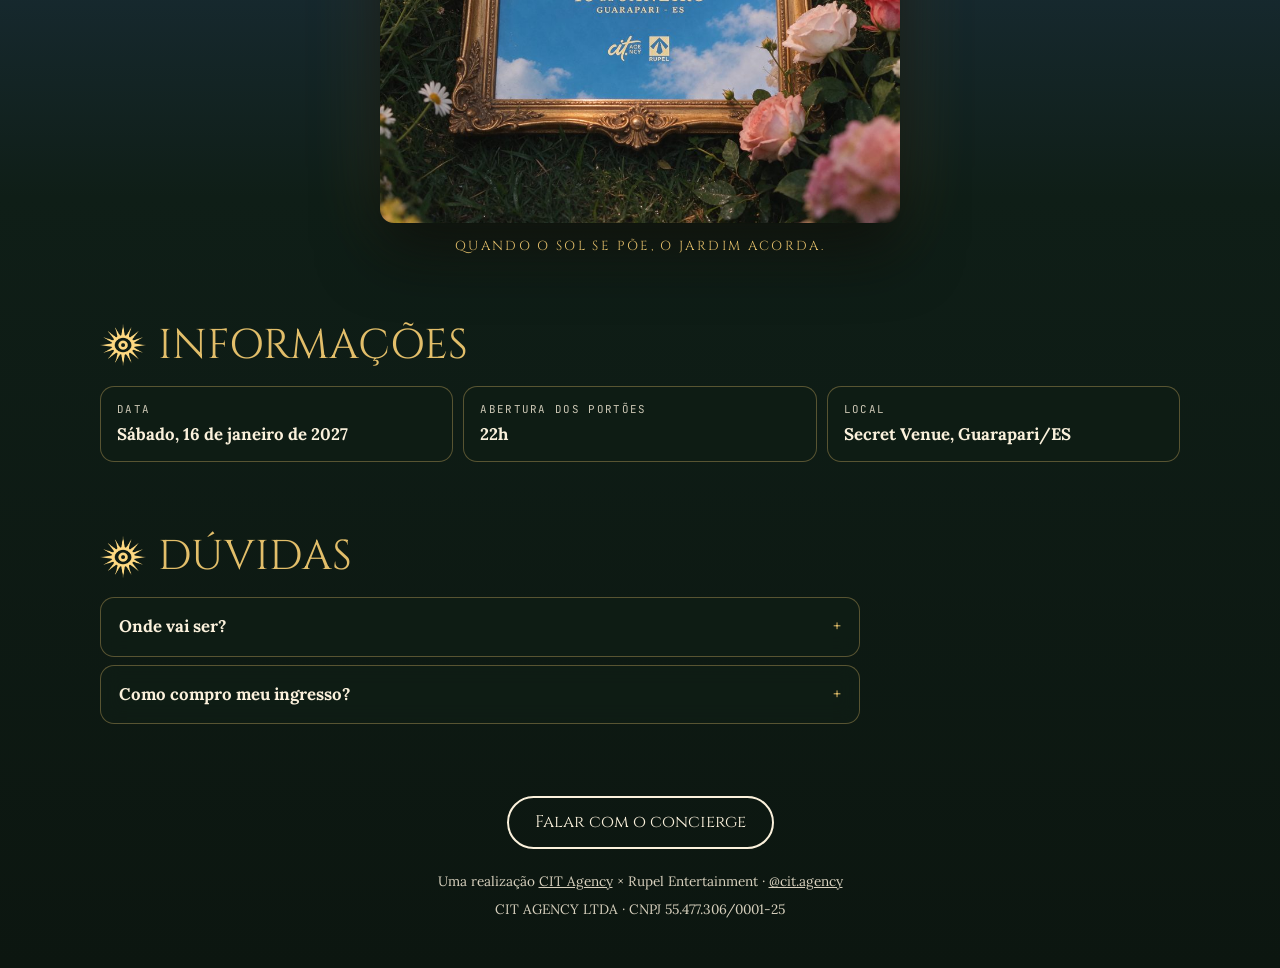
<file: eventos/era-uma-vez/index.html>
<!doctype html>
<html lang="pt-BR">
<head>
<meta charset="utf-8">
<meta name="viewport" content="width=device-width, initial-scale=1, viewport-fit=cover">
<!-- MODELO DE PÁGINA DE EVENTO
     Para criar um evento novo:
     1. Copie esta pasta inteira para eventos/<nome-do-evento>/ e renomeie este arquivo para index.html
     2. Copie template/evento-exemplo.json para a mesma pasta com o nome evento.json e preencha
     3. Coloque as imagens do evento na pasta img/
     Só o <title> e a descrição abaixo precisam ser trocados aqui; o resto vem do evento.json. -->
<title>Era Uma Vez · CIT Agency</title>
<meta name="claude:viewport-fit-sides" content="cover">
<meta name="description" content="Era Uma Vez · Jardim Onírico. 16 de janeiro de 2027, Guarapari/ES. Ingressos e informações.">
<link rel="icon" href="../../assets/img/avatar.png">
<link rel="preconnect" href="https://fonts.googleapis.com">
<link rel="preconnect" href="https://fonts.gstatic.com" crossorigin>
<link rel="stylesheet" href="https://fonts.googleapis.com/css2?family=JetBrains+Mono:wght@500&display=swap">
<link rel="stylesheet" href="../../css/evento.css?v=202611181906">
<link rel="stylesheet" href="../../css/cadastro.css?v=202611181906">
<meta name="ev-raiz" content="../../">
</head>
<body class="ev-carregando">

<div class="ev-faixa" id="ev-faixa" aria-hidden="true"></div>

<header class="ev-topo">
  <a class="ev-voltar" href="../../index.html"><img src="../../assets/img/logo-branco.png" alt="CIT Agency" width="720" height="593"></a>
  <span class="ev-contagem" id="ev-contagem"></span>
</header>

<main>
  <!-- Abertura: card com arte e informações, botão de ingresso e o que toca -->
  <section class="ev-abertura ev-largura">
    <div class="ev-card">
      <figure class="ev-arte"><img id="ev-arte" alt=""></figure>
      <div class="ev-abertura-texto">
        <p class="ev-quando" id="ev-quando"></p>
        <h1 id="ev-nome"></h1>
        <p class="ev-onde" id="ev-onde"></p>
        <p class="ev-chamada" id="ev-chamada"></p>
      </div>
    </div>
    <a class="ev-botao ev-botao-principal" id="ev-principal" target="_blank" rel="noopener"></a>
    <div class="ev-toca" id="ev-toca" hidden>
      <h2 class="ev-toca-titulo" id="ev-toca-titulo">Line-up</h2>
      <ul class="ev-toca-lista" id="ev-toca-lista"></ul>
    </div>
  </section>

  <!-- Atalhos com ícone; cada um abre uma janela -->
  <section class="ev-largura" aria-label="Atalhos do evento">
    <ul class="ev-atalhos" id="ev-atalhos"></ul>
  </section>

  <!-- Moldura de fotos e vídeos -->
  <section class="ev-vibe" id="ev-vibe-secao" aria-labelledby="ev-vibe-titulo">
    <h2 class="ev-largura" id="ev-vibe-titulo">A vibe</h2>
    <div class="ev-moldura"><div class="ev-moldura-trilho" id="ev-galeria"></div></div>
  </section>

  <!-- Line-up com fotos (aparece só quando alguma atração tem foto) -->
  <section class="ev-largura ev-bloco" id="ev-lineup-secao" aria-labelledby="ev-lineup-titulo" hidden>
    <h2 id="ev-lineup-titulo">Line-up</h2>
    <ul class="ev-lineup" id="ev-lineup"></ul>
  </section>

  <!-- Informações gerais -->
  <section class="ev-largura ev-bloco" aria-labelledby="ev-infos-titulo">
    <h2 id="ev-infos-titulo">Informações</h2>
    <dl class="ev-infos" id="ev-infos"></dl>
  </section>

  <!-- Dúvidas -->
  <section class="ev-largura ev-bloco" aria-labelledby="ev-duvidas-titulo">
    <h2 id="ev-duvidas-titulo">Dúvidas</h2>
    <div class="ev-duvidas" id="ev-duvidas"></div>
  </section>
</main>

<footer class="ev-rodape ev-largura">
  <a class="ev-botao ev-botao-contorno" id="ev-rodape-concierge" target="_blank" rel="noopener">Falar com o concierge</a>
  <p>Uma realização <a href="../../index.html">CIT Agency</a> · <a href="https://instagram.com/cit.agency" target="_blank" rel="noopener">@cit.agency</a></p>
  <p>CIT AGENCY LTDA · CNPJ 55.477.306/0001-25</p>
</footer>

<!-- Janela que abre ao tocar num atalho -->
<dialog class="ev-janela" id="ev-janela" aria-labelledby="ev-janela-titulo">
  <form method="dialog" class="ev-janela-fechar"><button aria-label="Fechar">×</button></form>
  <div class="ev-janela-corpo" id="ev-janela-corpo"></div>
</dialog>

<script src="../../js/cadastro.js?v=202611181906"></script>
<script src="../../js/aniversario.js?v=202611181906"></script>
<script src="../../js/evento.js?v=202611181906"></script>
</body>
</html>
</file>
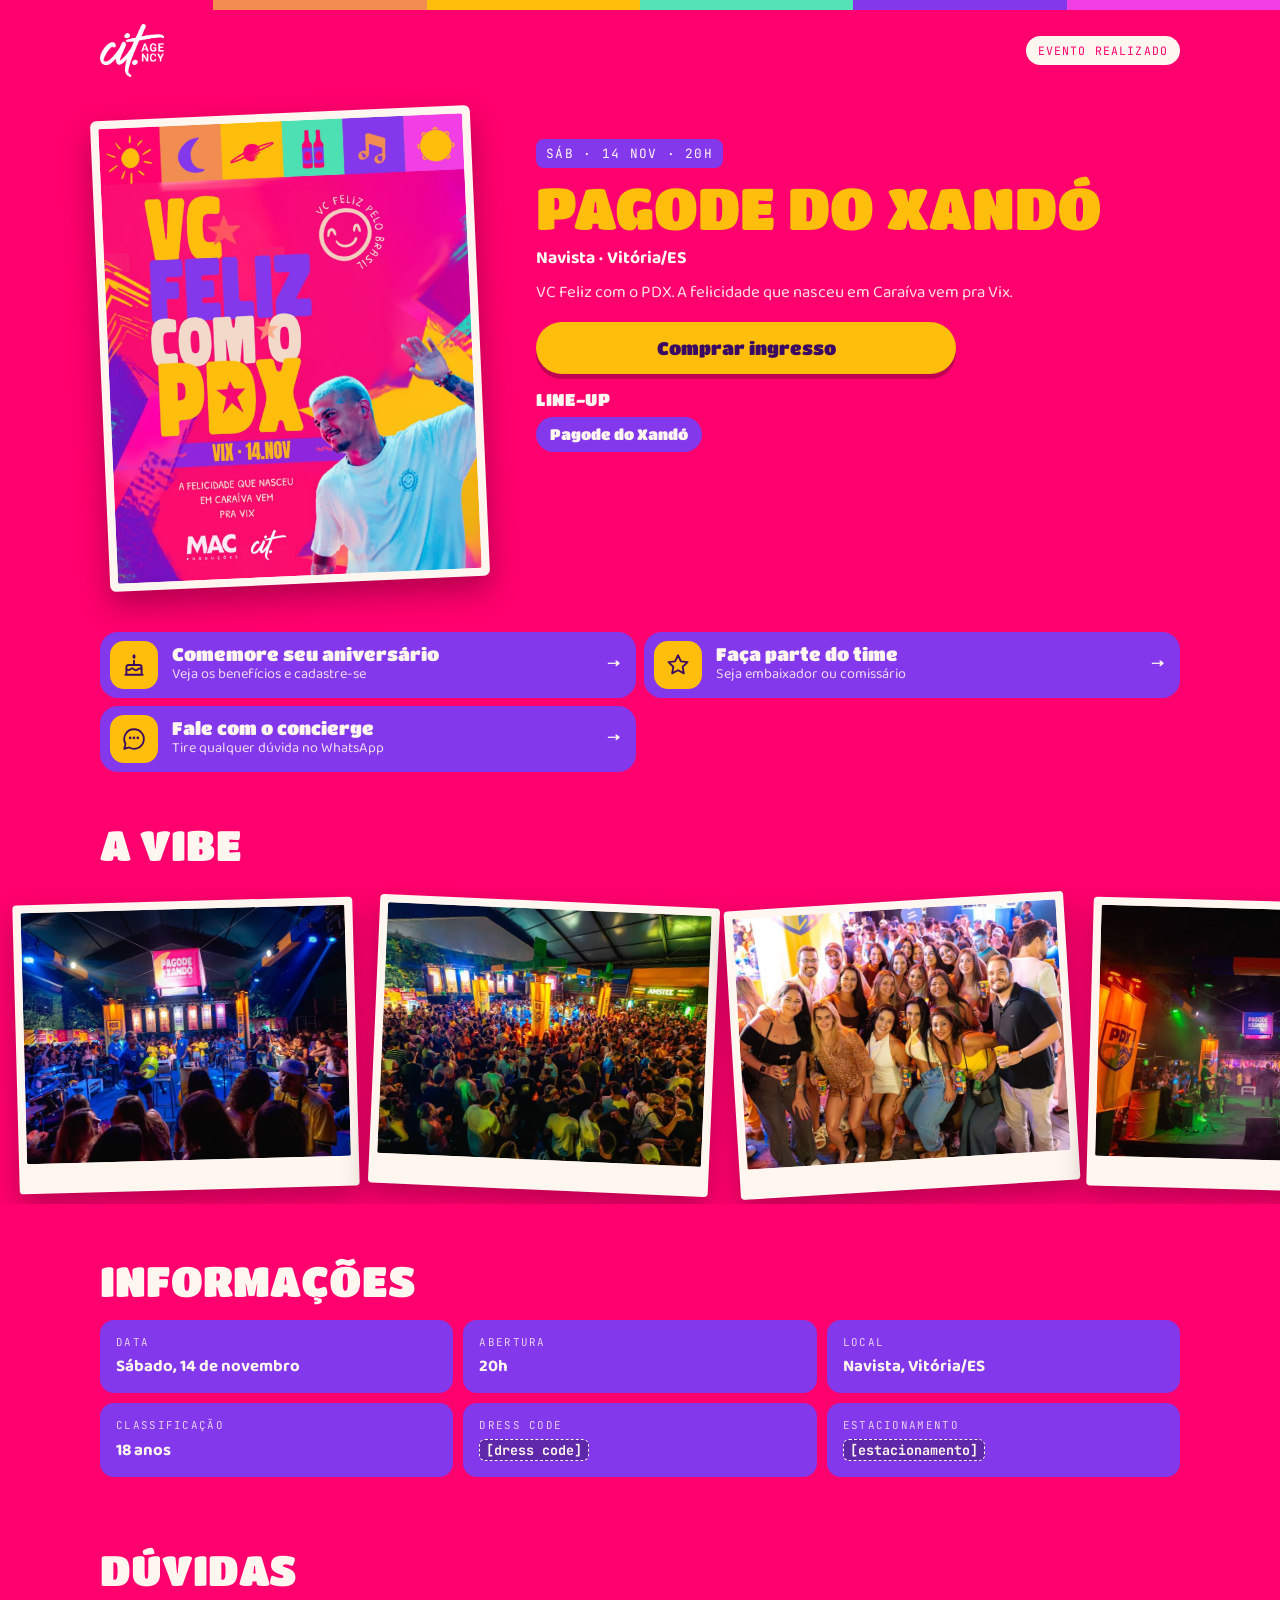
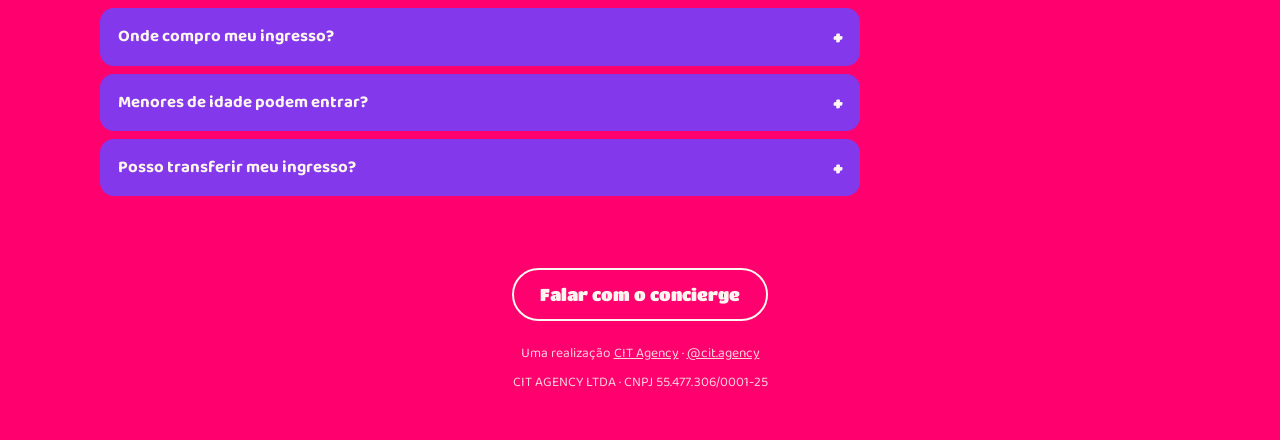
<file: eventos/pagode-do-xando/index.html>
<!doctype html>
<html lang="pt-BR">
<head>
<meta charset="utf-8">
<meta name="viewport" content="width=device-width, initial-scale=1, viewport-fit=cover">
<!-- MODELO DE PÁGINA DE EVENTO
     Para criar um evento novo:
     1. Copie esta pasta inteira para eventos/<nome-do-evento>/ e renomeie este arquivo para index.html
     2. Copie template/evento-exemplo.json para a mesma pasta com o nome evento.json e preencha
     3. Coloque as imagens do evento na pasta img/
     Só o <title> e a descrição abaixo precisam ser trocados aqui; o resto vem do evento.json. -->
<title>Pagode do Xandó · CIT Agency</title>
<meta name="claude:viewport-fit-sides" content="cover">
<meta name="description" content="Pagode do Xandó em Vitória/ES, 14 de novembro. Ingresso sem taxa, aniversário, camarotes e informações.">
<link rel="icon" href="../../assets/img/avatar.png">
<link rel="preconnect" href="https://fonts.googleapis.com">
<link rel="preconnect" href="https://fonts.gstatic.com" crossorigin>
<link rel="stylesheet" href="https://fonts.googleapis.com/css2?family=JetBrains+Mono:wght@500&display=swap">
<link rel="stylesheet" href="../../css/evento.css?v=202611181906">
<link rel="stylesheet" href="../../css/cadastro.css?v=202611181906">
<meta name="ev-raiz" content="../../">
</head>
<body class="ev-carregando">

<div class="ev-faixa" id="ev-faixa" aria-hidden="true"></div>

<header class="ev-topo">
  <a class="ev-voltar" href="../../index.html"><img src="../../assets/img/logo-branco.png" alt="CIT Agency" width="720" height="593"></a>
  <span class="ev-contagem" id="ev-contagem"></span>
</header>

<main>
  <!-- Abertura: card com arte e informações, botão de ingresso e o que toca -->
  <section class="ev-abertura ev-largura">
    <div class="ev-card">
      <figure class="ev-arte"><img id="ev-arte" alt=""></figure>
      <div class="ev-abertura-texto">
        <p class="ev-quando" id="ev-quando"></p>
        <h1 id="ev-nome"></h1>
        <p class="ev-onde" id="ev-onde"></p>
        <p class="ev-chamada" id="ev-chamada"></p>
      </div>
    </div>
    <a class="ev-botao ev-botao-principal" id="ev-principal" target="_blank" rel="noopener"></a>
    <div class="ev-toca" id="ev-toca" hidden>
      <h2 class="ev-toca-titulo" id="ev-toca-titulo">Line-up</h2>
      <ul class="ev-toca-lista" id="ev-toca-lista"></ul>
    </div>
  </section>

  <!-- Atalhos com ícone; cada um abre uma janela -->
  <section class="ev-largura" aria-label="Atalhos do evento">
    <ul class="ev-atalhos" id="ev-atalhos"></ul>
  </section>

  <!-- Moldura de fotos e vídeos -->
  <section class="ev-vibe" id="ev-vibe-secao" aria-labelledby="ev-vibe-titulo">
    <h2 class="ev-largura" id="ev-vibe-titulo">A vibe</h2>
    <div class="ev-moldura"><div class="ev-moldura-trilho" id="ev-galeria"></div></div>
  </section>

  <!-- Line-up com fotos (aparece só quando alguma atração tem foto) -->
  <section class="ev-largura ev-bloco" id="ev-lineup-secao" aria-labelledby="ev-lineup-titulo" hidden>
    <h2 id="ev-lineup-titulo">Line-up</h2>
    <ul class="ev-lineup" id="ev-lineup"></ul>
  </section>

  <!-- Informações gerais -->
  <section class="ev-largura ev-bloco" aria-labelledby="ev-infos-titulo">
    <h2 id="ev-infos-titulo">Informações</h2>
    <dl class="ev-infos" id="ev-infos"></dl>
  </section>

  <!-- Dúvidas -->
  <section class="ev-largura ev-bloco" aria-labelledby="ev-duvidas-titulo">
    <h2 id="ev-duvidas-titulo">Dúvidas</h2>
    <div class="ev-duvidas" id="ev-duvidas"></div>
  </section>
</main>

<footer class="ev-rodape ev-largura">
  <a class="ev-botao ev-botao-contorno" id="ev-rodape-concierge" target="_blank" rel="noopener">Falar com o concierge</a>
  <p>Uma realização <a href="../../index.html">CIT Agency</a> · <a href="https://instagram.com/cit.agency" target="_blank" rel="noopener">@cit.agency</a></p>
  <p>CIT AGENCY LTDA · CNPJ 55.477.306/0001-25</p>
</footer>

<!-- Janela que abre ao tocar num atalho -->
<dialog class="ev-janela" id="ev-janela" aria-labelledby="ev-janela-titulo">
  <form method="dialog" class="ev-janela-fechar"><button aria-label="Fechar">×</button></form>
  <div class="ev-janela-corpo" id="ev-janela-corpo"></div>
</dialog>

<script src="../../js/cadastro.js?v=202611181906"></script>
<script src="../../js/aniversario.js?v=202611181906"></script>
<script src="../../js/evento.js?v=202611181906"></script>
</body>
</html>
</file>
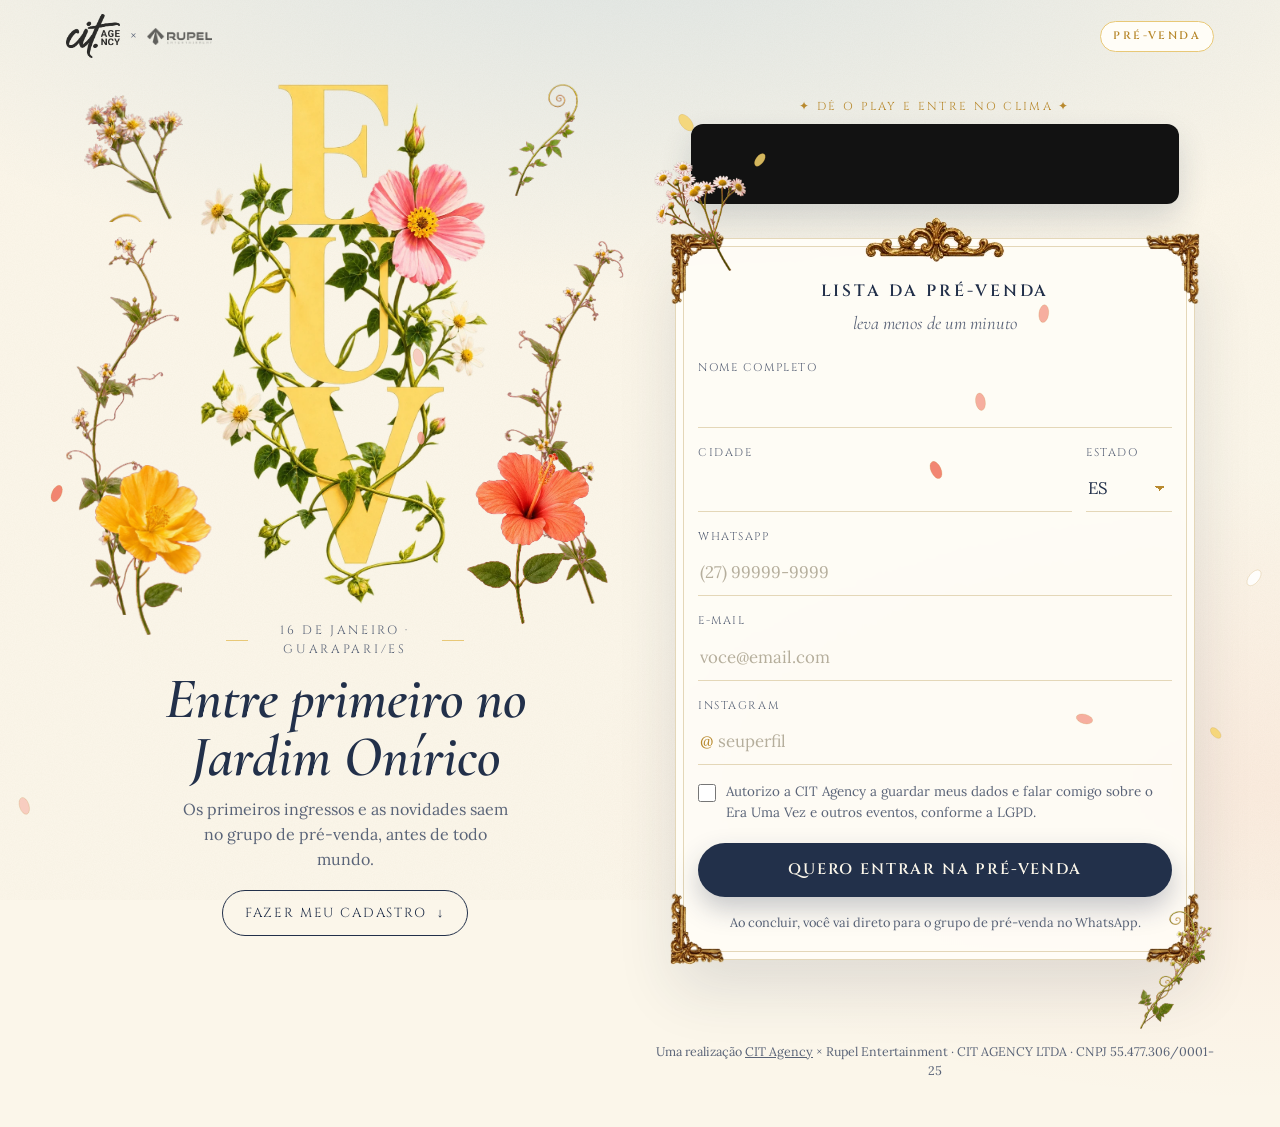
<file: eventos/era-uma-vez/pre-venda/index.html>
<!doctype html>
<html lang="pt-BR">
<head>
<meta charset="utf-8">
<title>Pré-venda Era Uma Vez · CIT Agency</title>
<!-- Endereço antigo: leva para o novo, mais curto -->
<meta http-equiv="refresh" content="0; url=/eraumavezpre-venda/">
<link rel="canonical" href="/eraumavezpre-venda/">
<script>location.replace('/eraumavezpre-venda/' + location.search);</script>
</head>
<body><a href="/eraumavezpre-venda/">Ir para a pré-venda do Era Uma Vez</a></body>
</html>
</file>
<file: css/base.css>
/* CIT Agency — estilos compartilhados (página-mãe e páginas de evento).
   Layout: uma coluna no celular; a partir de 760px, cards e blocos se abrem em grade.
   Visual "It's about experience": preto com grade fina, branco e cromado. As cores da marca
   ficam guardadas abaixo para uso pontual; cada página de evento tem a própria identidade. */
:root {
  /* Cores da marca */
  --teal: #33A9AB;
  --laranja: #FFA746;
  --magenta: #981F62;
  --coral: #F96041;
  --azul: #34377A;

  /* Base */
  --fundo: #050505;
  --superficie: #111111;
  --linha: #2A2A2A;
  --texto: #F5F5F5;
  --texto-suave: #9E9E9E;
  --destaque: #FFFFFF;
  --cromo: linear-gradient(135deg, #FFFFFF 0%, #B8B8B8 28%, #5A5A5A 52%, #D9D9D9 74%, #8C8C8C 100%);

  /* Tipografia */
  --fonte-titulo: "Archivo", "Arial Black", system-ui, sans-serif;
  --fonte-texto: "Instrument Sans", system-ui, -apple-system, "Segoe UI", sans-serif;
  --fonte-dado: "JetBrains Mono", ui-monospace, "SF Mono", Menlo, monospace;

  --raio: 14px;
  --largura: 1080px;
  color-scheme: dark;
}

* { box-sizing: border-box; }
[hidden] { display: none !important; }
html { -webkit-text-size-adjust: 100%; scroll-behavior: smooth; }
@media (prefers-reduced-motion: reduce) { html { scroll-behavior: auto; } }

body {
  margin: 0;
  background: var(--fundo);
  color: var(--texto);
  font-family: var(--fonte-texto);
  font-size: 1rem;
  line-height: 1.55;
}

img { max-width: 100%; display: block; }
a { color: inherit; }
:focus-visible { outline: 2px solid var(--texto); outline-offset: 3px; border-radius: 4px; }

.faixa {
  padding-left: max(16px, env(safe-area-inset-left, 0px));
  padding-right: max(16px, env(safe-area-inset-right, 0px));
  padding-block: 56px;
}
.faixa > .conteudo { max-width: var(--largura); margin-inline: auto; display: grid; gap: 28px; }

/* Faixa com as cinco cores da marca, usada como assinatura visual */
.cores-marca {
  height: 6px;
  background: linear-gradient(90deg,
    var(--teal) 0 20%, var(--laranja) 20% 40%, var(--magenta) 40% 60%,
    var(--coral) 60% 80%, var(--azul) 80% 100%);
}

/* Títulos */
h1, h2, h3 { font-family: var(--fonte-titulo); margin: 0; text-wrap: balance; }
h2 {
  font-size: clamp(1.75rem, 6vw, 2.75rem);
  font-weight: 800;
  font-variation-settings: "wdth" 100;
  line-height: 0.98;
  letter-spacing: -0.02em;
  text-transform: uppercase;
}
.rotulo {
  font-family: var(--fonte-dado);
  font-size: 0.75rem;
  font-weight: 500;
  letter-spacing: 0.14em;
  text-transform: uppercase;
  color: var(--texto-suave);
  margin: 0 0 10px;
}
.cabeca-secao { display: grid; gap: 4px; }
.cabeca-secao p:not(.rotulo) { margin: 8px 0 0; color: var(--texto-suave); max-width: 60ch; }

/* Botões */
.botao {
  display: inline-flex;
  align-items: center;
  justify-content: center;
  gap: 8px;
  min-height: 48px;
  padding: 12px 22px;
  border-radius: 999px;
  font-family: var(--fonte-titulo);
  font-weight: 700;
  font-size: 0.95rem;
  letter-spacing: 0.02em;
  text-decoration: none;
  border: 1.5px solid var(--texto);
  color: var(--texto);
  background: transparent;
  transition: background-color .2s, color .2s, transform .2s;
}
.botao:hover { background: var(--texto); color: var(--fundo); }
.botao-cheio { background: var(--texto); color: var(--fundo); }
.botao-cheio:hover { background: #BDBDBD; border-color: #BDBDBD; }

/* Placeholder: marca visualmente o que ainda falta preencher */
.ph {
  font-family: var(--fonte-dado);
  font-size: 0.85em;
  color: var(--laranja);
  background: rgba(255, 167, 70, 0.1);
  border: 1px dashed rgba(255, 167, 70, 0.5);
  border-radius: 6px;
  padding: 1px 6px;
}

/* Rodapé (igual em todas as páginas) */
.rodape { border-top: 1px solid var(--linha); padding-block: 28px; font-size: 0.85rem; color: var(--texto-suave); }
.rodape .conteudo { gap: 6px; }
.rodape p { margin: 0; }
.rodape img { width: 44px; height: 44px; border-radius: 50%; margin-bottom: 8px; }
</file>
<file: css/home.css>
/* Estilos só da página-mãe */

/* Conteúdo acima do fundo decorado */
body { position: relative; }
.inicio, main, .rodape { position: relative; z-index: 1; }
.faixa-alt { background: rgba(255, 255, 255, 0.025); border-block: 1px solid rgba(255, 255, 255, 0.06); }

/* Primeira tela: logo pequeno, acesso rápido e calendário */
.inicio { overflow: hidden; }

/* Fundo da página inteira */
.fundo-pagina { position: absolute; inset: 0; z-index: 0; overflow: hidden; pointer-events: none; }

/* Grade fina */
.grade {
  position: absolute; inset: 0;
  background-image:
    linear-gradient(rgba(255, 255, 255, 0.065) 1px, transparent 1px),
    linear-gradient(90deg, rgba(255, 255, 255, 0.065) 1px, transparent 1px);
  background-size: 30px 30px;
}

/* Gotas cromadas (metal líquido) */
.gota {
  position: absolute;
  width: var(--t, 80px);
  aspect-ratio: 1.15;
  border-radius: 50%;
  background: radial-gradient(circle at 32% 26%, #FFFFFF 0 5%, #DADADA 12%, #8E8E8E 28%, #2B2B2B 52%, #090909 70%, #3C3C3C 86%, #A6A6A6 100%);
  box-shadow: 0 24px 40px rgba(0, 0, 0, 0.7);
  filter: blur(var(--d, 0px));
  animation: flutua var(--v, 9s) ease-in-out infinite alternate;
}
.gota.dupla::after {
  content: "";
  position: absolute;
  width: 62%;
  aspect-ratio: 1;
  right: -38%;
  bottom: -10%;
  border-radius: 50%;
  background: inherit;
}
/* Posições ao longo da página (top em % da altura total) */
.g1  { --t: 120px; top: -34px; left: 18%; --d: 1px; --v: 11s; }
.g2  { --t: 62px;  top: 96px;  left: -22px; --v: 8s; }
.g3  { --t: 46px;  top: 7%;    right: -10px; --d: 2px; --v: 10s; }
.g4  { --t: 96px;  top: 12%;   left: 34%; --d: 3px; --v: 13s; opacity: .7; }
.g5  { --t: 26px;  top: 5%;    left: 48%; --v: 7s; }
.g6  { --t: 70px;  top: -10px; right: 12%; --v: 12s; }
.g7  { --t: 54px;  top: 22%;   right: 4%; --v: 9s; }
.g8  { --t: 110px; top: 31%;   left: -40px; --d: 2px; --v: 14s; opacity: .8; }
.g9  { --t: 64px;  top: 44%;   right: -18px; --v: 10s; }
.g10 { --t: 30px;  top: 52%;   left: 12%; --v: 8s; }
.g11 { --t: 90px;  top: 63%;   right: 22%; --d: 3px; --v: 12s; opacity: .6; }
.g12 { --t: 76px;  top: 73%;   left: -20px; --v: 11s; }
.g13 { --t: 40px;  top: 84%;   right: 8%; --v: 9s; }
.g14 { --t: 100px; top: 94%;   left: 40%; --d: 2px; --v: 13s; opacity: .7; }
@keyframes flutua { to { transform: translate(6px, 14px) rotate(8deg); } }

/* Anéis "WELCOME · CIT AGENCY" */
.anel { position: absolute; width: 150px; height: 150px; color: rgba(255, 255, 255, 0.5); animation: gira 40s linear infinite; }
.anel text { font-family: var(--fonte-titulo); font-size: 9.5px; font-weight: 700; letter-spacing: 1.5px; fill: currentColor; }
.anel circle { fill: none; stroke: currentColor; stroke-width: 1.2; }
.a1 { top: -70px; left: 40%; }
.a2 { top: 16%; left: -60px; animation-direction: reverse; }
.a3 { top: 9%; right: -80px; }
.a4 { top: 28%; right: -50px; animation-direction: reverse; }
.a5 { top: 40%; left: -70px; }
.a6 { top: 57%; right: -60px; }
.a7 { top: 76%; left: -50px; animation-direction: reverse; }
.a8 { bottom: -60px; right: 18%; }
@keyframes gira { to { transform: rotate(360deg); } }
@media (prefers-reduced-motion: reduce) { .gota, .anel { animation: none; } }

.inicio-conteudo {
  max-width: calc(var(--largura) + 32px);
  margin-inline: auto;
  padding-left: max(16px, env(safe-area-inset-left, 0px));
  padding-right: max(16px, env(safe-area-inset-right, 0px));
  padding-block: 18px 40px;
  display: grid;
  gap: 18px;
}
.topo { display: grid; grid-template-columns: 1fr auto 1fr; align-items: center; gap: 12px; padding-block: 8px 6px; }
.topo-logo { width: 96px; height: auto; justify-self: center; }
.topo-frase, .topo-lado {
  margin: 0;
  font-family: var(--fonte-titulo);
  font-weight: 800;
  text-transform: uppercase;
  font-size: 0.86rem;
  line-height: 1;
  letter-spacing: -0.01em;
}
.topo-frase small, .topo-lado small { display: block; font-size: 0.5rem; letter-spacing: 0.06em; font-weight: 700; margin-bottom: 4px; color: var(--texto-suave); }
.topo-lado { text-align: right; font-size: 1.35rem; }
.topo-lado small { margin: 4px 0 0; }
.inicio-grade { display: grid; gap: 22px; }
.bloco { display: grid; gap: 10px; align-content: start; min-width: 0; }
.bloco .rotulo { margin: 0; color: var(--texto); opacity: .8; }
@media (min-width: 860px) {
  .inicio-conteudo { padding-block: 28px 64px; gap: 36px; }
  .topo-logo { width: 150px; }
  .topo-frase { font-size: 1.6rem; }
  .topo-frase small, .topo-lado small { font-size: 0.7rem; }
  .topo-lado { font-size: 2.6rem; }
  .inicio-grade { grid-template-columns: repeat(2, minmax(0, 1fr)); gap: 32px; }
}

/* Acesso rápido */
.links { list-style: none; margin: 0; padding: 0; display: grid; gap: 8px; }
.link-rapido {
  display: grid;
  grid-template-columns: 36px minmax(0, 1fr) auto;
  align-items: center;
  gap: 12px;
  min-height: 56px;
  padding: 8px 16px 8px 10px;
  border-radius: 16px;
  border: 1px solid rgba(255, 255, 255, 0.12);
  background: rgba(16, 16, 16, 0.72);
  -webkit-backdrop-filter: blur(12px);
  backdrop-filter: blur(12px);
  text-decoration: none;
  transition: border-color .2s, background-color .2s, transform .2s;
}
a.link-rapido:hover { border-color: var(--texto); transform: translateY(-1px); }
.link-icone { width: 36px; height: 36px; border-radius: 50%; display: grid; place-items: center; background: rgba(255, 255, 255, 0.08); }
.link-icone svg { width: 20px; height: 20px; }
.link-texto { display: grid; min-width: 0; }
.link-texto strong { font-family: var(--fonte-titulo); font-size: 1rem; font-weight: 800; line-height: 1.2; }
.link-texto span { font-size: 0.8rem; color: var(--texto-suave); white-space: nowrap; overflow: hidden; text-overflow: ellipsis; }
.link-seta { font-size: 1.1rem; }
.link-rapido.is-breve { border-style: dashed; }
.link-rapido.is-breve .link-seta { font-family: var(--fonte-dado); font-size: 0.62rem; letter-spacing: .1em; text-transform: uppercase; color: var(--texto-suave); }
.link-rapido.is-destaque { background: var(--texto); border-color: var(--texto); color: var(--fundo); }
.link-rapido.is-destaque .link-icone { background: var(--fundo); color: var(--texto); }
.link-rapido.is-destaque .link-texto span { color: #555555; }
.link-rapido.is-destaque:hover { background: #CFCFCF; border-color: #CFCFCF; }

/* Calendário compacto */
.calendario { list-style: none; margin: 0; padding: 0; display: grid; gap: 8px; }
.cal-item { --cor: var(--teal); min-width: 0; }
.cor-teal { --cor: var(--teal); }
.cor-laranja { --cor: var(--laranja); }
.cor-magenta { --cor: var(--magenta); }
.cor-coral { --cor: var(--coral); }
.cor-azul { --cor: #2B47E0; }
.case { --cor: #6E6E6E; }
.cal-linha {
  display: grid;
  grid-template-columns: 42px minmax(0, 1fr) auto;
  align-items: center;
  gap: 12px;
  min-height: 56px;
  padding: 7px 12px 7px 7px;
  border-radius: 16px;
  border: 1px solid rgba(255, 255, 255, 0.12);
  background: rgba(16, 16, 16, 0.72);
  -webkit-backdrop-filter: blur(12px);
  backdrop-filter: blur(12px);
  text-decoration: none;
  transition: border-color .2s, transform .2s;
}
a.cal-linha:hover { border-color: var(--texto); transform: translateY(-1px); }
.cal-mini {
  width: 42px; aspect-ratio: 3 / 4; border-radius: 7px; overflow: hidden;
  background: var(--cor); display: grid; place-items: center;
}
.cal-mini img { width: 100%; height: 100%; object-fit: cover; }
.cal-mini-letra { font-family: var(--fonte-titulo); font-weight: 900; font-size: 1.25rem; color: var(--fundo); }
.cal-mini:not(:has(img)) { background: var(--cromo); }
.cal-info { display: grid; min-width: 0; }
.cal-data { margin: 0; font-family: var(--fonte-dado); font-size: 0.68rem; letter-spacing: .08em; text-transform: uppercase; color: var(--texto-suave); }
.cal-data strong { color: var(--texto); font-weight: 500; }
.cal-nome { font-size: 1rem; font-weight: 800; line-height: 1.2; white-space: nowrap; overflow: hidden; text-overflow: ellipsis; }
.cal-detalhe { margin: 0; font-size: 0.78rem; color: var(--texto-suave); white-space: nowrap; overflow: hidden; text-overflow: ellipsis; }
.cal-acao {
  font-family: var(--fonte-titulo); font-size: 0.72rem; font-weight: 700;
  padding: 6px 11px; border-radius: 999px;
  background: var(--texto); color: var(--fundo); white-space: nowrap;
}
.cal-acao.is-breve { background: transparent; color: var(--texto-suave); border: 1px dashed rgba(255, 255, 255, 0.25); }
.eventos-aviso { color: var(--texto-suave); padding: 16px 0; }

/* Cases */
.cases { display: grid; gap: 12px; }
/* Celular: cards lado a lado, deslizando para o lado */
@media (max-width: 759px) {
  .cases {
    grid-auto-flow: column;
    grid-auto-columns: 78%;
    overflow-x: auto;
    scroll-snap-type: x mandatory;
    padding-bottom: 6px;
    scrollbar-width: none;
  }
  .cases::-webkit-scrollbar { display: none; }
  .case { scroll-snap-align: start; }
}
@media (min-width: 760px) { .cases { grid-template-columns: repeat(2, minmax(0, 1fr)); } }
@media (min-width: 1000px) { .cases { grid-template-columns: repeat(5, minmax(0, 1fr)); } }
.case { border-radius: var(--raio); overflow: hidden; background: var(--fundo); border: 1px solid var(--linha); }
.case-foto {
  aspect-ratio: 16 / 10;
  max-width: 100%;
  display: grid;
  place-items: center;
  padding: 12px;
  text-align: center;
  background:
    linear-gradient(160deg, color-mix(in srgb, var(--cor) 55%, transparent), transparent 70%),
    var(--fundo);
}
.case-video { position: relative; text-decoration: none; overflow: hidden; }
.case-video img { position: absolute; inset: 0; width: 100%; height: 100%; object-fit: cover; transition: transform .4s; }
.case-video:hover img { transform: scale(1.03); }
.case-play {
  position: absolute;
  left: 10px;
  bottom: 10px;
  display: inline-flex;
  align-items: center;
  gap: 8px;
  padding: 5px 12px 5px 5px;
  border-radius: 999px;
  background: var(--texto);
  color: var(--fundo);
  font-family: var(--fonte-titulo);
  font-weight: 700;
  font-size: 0.85rem;
}
.case-play-icone { width: 24px; height: 24px; border-radius: 50%; background: var(--fundo); position: relative; }
.case-play-icone::after {
  content: "";
  position: absolute;
  left: 9px;
  top: 6px;
  border-style: solid;
  border-width: 6px 0 6px 9px;
  border-color: transparent transparent transparent #fff;
}
.case-video:hover .case-play { background: #CFCFCF; }
.case-corpo { padding: 12px 14px 14px; display: grid; gap: 8px; align-content: start; }
.case h3 { font-size: 1.05rem; font-weight: 800; }
.case-numeros { margin: 0; display: grid; grid-template-columns: 1fr 1fr; gap: 12px; }
.case-numeros dt, .numeros dt {
  font-family: var(--fonte-dado);
  font-size: 0.7rem;
  letter-spacing: 0.12em;
  text-transform: uppercase;
  color: var(--texto-suave);
}
.case-numeros dd { margin: 4px 0 0; font-family: var(--fonte-titulo); font-weight: 900; font-variation-settings: "wdth" 125; font-size: 1.35rem; line-height: 1; font-variant-numeric: tabular-nums; }

.portfolio { display: grid; gap: 24px; padding-top: 8px; }
@media (min-width: 640px) { .portfolio { grid-template-columns: 1fr 1fr; } }
.portfolio ul { list-style: none; margin: 0; padding: 0; display: grid; }
.portfolio li { display: grid; gap: 2px; padding: 14px 0; border-top: 1px solid var(--linha); }
.portfolio li strong { font-family: var(--fonte-titulo); font-size: 1.15rem; font-weight: 800; }
.portfolio li span { color: var(--texto-suave); font-size: 0.92rem; }

/* Quem somos */
.sobre { align-items: start; }
.numeros { margin: 0; display: grid; grid-template-columns: repeat(2, minmax(0, 1fr)); border-top: 1px solid var(--linha); }
.numeros > div { padding: 18px 0; border-bottom: 1px solid var(--linha); display: flex; flex-direction: column-reverse; gap: 4px; min-width: 0; }
.numeros > div:nth-child(odd) { padding-right: 16px; border-right: 1px solid var(--linha); }
.numeros > div:nth-child(even) { padding-left: 16px; }
.numeros dd {
  margin: 0;
  font-family: var(--fonte-titulo);
  font-weight: 900;
  font-variation-settings: "wdth" 125;
  font-size: clamp(2rem, 9vw, 3rem);
  line-height: 1;
  font-variant-numeric: tabular-nums;
}
.numeros dd .ph { font-size: 0.9rem; font-weight: 500; }
@media (min-width: 760px) {
  .sobre { grid-template-columns: 1.2fr 1fr; gap: 56px; }
}

/* Para marcas */
.formatos { list-style: none; margin: 0; padding: 0; display: grid; gap: 1px; background: var(--linha); border: 1px solid var(--linha); border-radius: var(--raio); overflow: hidden; }
@media (min-width: 640px) { .formatos { grid-template-columns: repeat(2, minmax(0, 1fr)); } }
.formatos li { background: var(--superficie); padding: 20px; display: grid; gap: 6px; }
.formatos h3 { font-size: 1.1rem; font-weight: 800; }
.formatos p { margin: 0; color: var(--texto-suave); font-size: 0.95rem; }
.parceiros p:last-child { margin: 0; }
.cta-comercial { display: flex; flex-wrap: wrap; align-items: center; gap: 12px 18px; }
.cta-comercial p { margin: 0; color: var(--texto-suave); }
.cta-comercial strong { color: var(--texto); font-weight: 600; user-select: all; }

/* Contato */
.contatos { list-style: none; margin: 0; padding: 0; display: grid; gap: 0; }
@media (min-width: 760px) { .contatos { grid-template-columns: repeat(2, minmax(0, 1fr)); column-gap: 32px; } }
.contatos li { display: grid; gap: 4px; padding: 16px 0; border-top: 1px solid var(--linha); min-width: 0; font-size: 1.05rem; overflow-wrap: anywhere; }
.contatos .rotulo { margin: 0; }
.contatos a { text-decoration-color: var(--texto-suave); text-underline-offset: 4px; }
.selecionavel { user-select: all; }

/* Janela do formulário "Faça parte do time" (sobe de baixo no celular) */
.janela {
  --ev-texto: var(--texto);
  --ev-destaque: var(--texto);
  --ev-botao: var(--texto);
  --ev-botao-texto: var(--fundo);
  --ev-fonte-titulo: var(--fonte-titulo);
  width: 100%;
  max-width: 520px;
  max-height: 88svh;
  margin: auto auto 0;
  padding: 0;
  border: 0;
  border-radius: 24px 24px 0 0;
  background: var(--superficie);
  color: var(--texto);
  overflow: auto;
  overscroll-behavior: contain;
}
.janela[open] { animation: sobe .28s cubic-bezier(.2,.8,.2,1); }
.janela::backdrop { background: rgba(0, 0, 0, 0.75); }
@keyframes sobe { from { transform: translateY(40px); opacity: 0.001; } }
@media (min-width: 700px) { .janela { margin: auto; border-radius: 24px; } }
@media (prefers-reduced-motion: reduce) { .janela[open] { animation: none; } }
.janela-fechar { position: sticky; top: 0; display: flex; justify-content: flex-end; height: 0; z-index: 1; }
.janela-fechar button {
  margin: 12px 12px 0 0;
  width: 40px;
  height: 40px;
  border-radius: 50%;
  border: 0;
  background: var(--texto);
  color: var(--fundo);
  font-size: 1.5rem;
  line-height: 1;
  cursor: pointer;
}
.janela-corpo { display: grid; gap: 14px; padding: 22px 20px calc(24px + env(safe-area-inset-bottom, 0px)); }
.janela-corpo h2 {
  font-size: 1.6rem;
  font-weight: 900;
  font-variation-settings: "wdth" 115;
  text-transform: uppercase;
  padding-right: 48px;
}
.janela-corpo > p { margin: 0; color: var(--texto-suave); }
.janela .cad-enviar { font-weight: 800; }

/* Serviços da agência */
.servicos { list-style: none; margin: 0; padding: 0; display: grid; gap: 10px; counter-reset: servico; }
@media (min-width: 760px) { .servicos { grid-template-columns: repeat(3, minmax(0, 1fr)); } .servico-destaque { grid-column: 1 / -1; } }
.servico {
  counter-increment: servico;
  display: grid;
  gap: 8px;
  align-content: start;
  padding: 20px;
  border-radius: var(--raio);
  border: 1px solid rgba(255, 255, 255, 0.12);
  background: rgba(16, 16, 16, 0.72);
  -webkit-backdrop-filter: blur(12px);
  backdrop-filter: blur(12px);
  min-width: 0;
}
.servico::before {
  content: "0" counter(servico);
  font-family: var(--fonte-dado);
  font-size: 0.72rem;
  letter-spacing: 0.12em;
  color: var(--texto-suave);
}
.servico h3 { font-size: 1.2rem; font-weight: 800; line-height: 1.15; }
.servico p { margin: 0; color: var(--texto-suave); font-size: 0.95rem; }
.servico-destaque { background: var(--texto); border-color: var(--texto); }
.servico-destaque::before, .servico-destaque p { color: #555555; }
.servico-destaque h3 { color: var(--fundo); font-size: 1.45rem; }
.servico-itens { list-style: none; margin: 4px 0 0; padding: 0; display: flex; flex-wrap: wrap; gap: 6px; }
.servico-itens li { padding: 6px 12px; border-radius: 999px; background: var(--fundo); color: var(--texto); font-size: 0.85rem; font-weight: 600; }

/* Case em largura total (arte horizontal) */
.case-largo .case-video img { object-position: left center; }
.case-local { margin: 0; color: var(--texto-suave); font-size: 0.85rem; }
.case-numeros dd.case-onde { font-family: var(--fonte-texto); font-weight: 600; font-variation-settings: normal; font-size: 0.85rem; line-height: 1.3; color: var(--texto); }
.case-imagem { position: relative; padding: 0; overflow: hidden; }
.case-imagem img { position: absolute; inset: 0; width: 100%; height: 100%; object-fit: cover; }
.case-video img.foco-esq { object-position: left center; }

/* Marcas que já estiveram com a CIT: faixa deslizando */
.marcas-faixa {
  display: flex; overflow: hidden; gap: 0;
  -webkit-mask-image: linear-gradient(90deg, transparent, #000 10%, #000 90%, transparent);
  mask-image: linear-gradient(90deg, transparent, #000 10%, #000 90%, transparent);
}
.marcas-trilho { list-style: none; margin: 0; padding: 0; display: flex; flex: none; gap: 44px; padding-right: 44px; animation: marcas-passa 32s linear infinite; }
.marcas-trilho li.tem-logo img { width: auto; }
.marcas-trilho li {
  font-family: var(--fonte-titulo); font-weight: 800; text-transform: uppercase; white-space: nowrap;
  font-size: clamp(1.1rem, 4.5vw, 1.6rem); letter-spacing: 0.04em; color: var(--texto-suave);
  transition: color .2s;
}
.marcas-trilho li:hover { color: var(--texto); }
@keyframes marcas-passa { to { transform: translateX(-100%); } }
@media (prefers-reduced-motion: reduce) { .marcas-trilho { animation: none; flex-wrap: wrap; } .marcas-trilho[aria-hidden] { display: none; } }
.marcas-trilho { align-items: center; }
.marcas-trilho li.tem-logo img { height: 28px; width: auto; filter: brightness(0) invert(1); opacity: .7; transition: opacity .2s; }
.marcas-trilho li.tem-logo:hover img { opacity: 1; }
</file>
<file: css/cadastro.css>
/* Formulário de cadastro de embaixadores e RPs — usado na página-mãe e nas páginas de evento.
   Usa as cores da página onde está (variáveis --ev-*). */
.cad-form { display: grid; gap: 12px; }
.cad-linha { display: grid; grid-template-columns: repeat(2, minmax(0, 1fr)); gap: 10px; }
.cad-campo { display: grid; gap: 4px; min-width: 0; }
.cad-campo label, .cad-eventos legend { font-size: 0.85rem; font-weight: 700; }
.cad-campo input {
  width: 100%;
  min-height: 46px;
  padding: 10px 12px;
  border-radius: 12px;
  border: 1.5px solid color-mix(in srgb, var(--ev-texto) 30%, transparent);
  background: rgba(0, 0, 0, 0.2);
  color: var(--ev-texto);
  font: inherit;
  font-size: 1rem;
}
.cad-campo input::placeholder { color: color-mix(in srgb, var(--ev-texto) 50%, transparent); }
.cad-campo input:focus { outline: none; border-color: var(--ev-destaque); }
.cad-dica { font-size: 0.75rem; opacity: 0.8; }
.cad-eventos { border: 0; padding: 0; margin: 4px 0 0; display: grid; gap: 8px; }
.cad-eventos legend { padding: 0; margin-bottom: 8px; }
.cad-opcoes { display: grid; gap: 6px; font-size: 0.95rem; }
.cad-opcao, .cad-aceite { display: flex; align-items: flex-start; gap: 10px; cursor: pointer; }
.cad-opcao { padding: 10px 12px; border-radius: 12px; background: rgba(0, 0, 0, 0.18); }
.cad-opcao input, .cad-aceite input { width: 20px; height: 20px; margin: 1px 0 0; accent-color: var(--ev-destaque); flex: none; }
.cad-aceite { font-size: 0.85rem; opacity: 0.95; }
.cad-isca { position: absolute; left: -9999px; width: 1px; height: 1px; opacity: 0; }
.cad-erro { margin: 0; padding: 10px 12px; border-radius: 12px; background: rgba(0, 0, 0, 0.3); color: var(--ev-destaque); font-weight: 700; font-size: 0.9rem; }
.cad-enviar {
  width: 100%;
  min-height: 52px;
  border: 0;
  border-radius: 999px;
  background: var(--ev-botao);
  color: var(--ev-botao-texto);
  font-family: var(--ev-fonte-titulo);
  font-size: 1.05rem;
  cursor: pointer;
}
.cad-enviar:disabled { opacity: 0.7; cursor: wait; }
.cad-ok { margin: 0; padding: 18px; border-radius: 14px; background: rgba(0, 0, 0, 0.2); font-weight: 700; text-align: center; }
@media (max-width: 360px) { .cad-linha { grid-template-columns: 1fr; } }
.cad-campo input[aria-invalid="true"] { border-color: var(--ev-destaque); background: rgba(0, 0, 0, 0.35); }
.cad-aceite:has(input[aria-invalid="true"]) span { color: var(--ev-destaque); font-weight: 700; }

/* Cupom de aniversariante */
.niver-ok { display: grid; gap: 10px; justify-items: center; }
.niver-ok p { margin: 0; font-weight: 400; }
.niver-cupom {
  font-family: var(--ev-fonte-dado, monospace);
  font-size: 1.5rem;
  letter-spacing: 0.08em;
  padding: 10px 18px;
  border: 2px dashed currentColor;
  border-radius: 10px;
  user-select: all;
}
.cad-dica a { color: inherit; font-weight: 700; }
</file>
<file: css/evento.css>
/* Página de evento — mesma estrutura para todos os eventos.
   As cores e fontes abaixo são só o padrão: cada evento troca pelas suas no evento.json.
   Layout: uma coluna no celular; arte e texto lado a lado a partir de 860px. */
:root {
  --ev-fundo: #13143A;
  --ev-texto: #F4F3FB;
  --ev-destaque: #FFA746;
  --ev-botao: #F4F3FB;
  --ev-botao-texto: #13143A;
  --ev-cartao: #1C1E4C;
  --ev-fonte-titulo: "Arial Black", system-ui, sans-serif;
  --ev-fonte-texto: system-ui, -apple-system, "Segoe UI", sans-serif;
  --ev-fonte-dado: "JetBrains Mono", ui-monospace, Menlo, monospace;
  --ev-linha: color-mix(in srgb, var(--ev-texto) 22%, transparent);
  --ev-raio: 18px;
  color-scheme: dark;
}

* { box-sizing: border-box; }
[hidden] { display: none !important; }
html { -webkit-text-size-adjust: 100%; }
body {
  margin: 0;
  background: var(--ev-fundo);
  color: var(--ev-texto);
  font-family: var(--ev-fonte-texto);
  font-size: 1.05rem;
  line-height: 1.5;
  overflow-x: hidden;
}
body.ev-carregando main, body.ev-carregando .ev-rodape { opacity: 0.001; }
main, .ev-rodape { transition: opacity .3s; }
main { overflow-x: clip; }
img, video { max-width: 100%; display: block; }
a { color: inherit; }
:focus-visible { outline: 3px solid var(--ev-destaque); outline-offset: 3px; border-radius: 6px; }
h1, h2 { font-family: var(--ev-fonte-titulo); font-weight: 400; margin: 0; line-height: 1; text-wrap: balance; }
h2 { font-size: clamp(1.8rem, 8vw, 2.6rem); text-transform: uppercase; }

.ev-largura {
  width: 100%;
  max-width: calc(1080px + 32px);
  margin-inline: auto;
  padding-left: max(16px, env(safe-area-inset-left, 0px));
  padding-right: max(16px, env(safe-area-inset-right, 0px));
}

.ph {
  font-family: var(--ev-fonte-dado);
  font-size: 0.8em;
  background: rgba(0, 0, 0, 0.28);
  border: 1px dashed currentColor;
  border-radius: 6px;
  padding: 1px 6px;
}

/* Faixa de cores do evento */
.ev-faixa { display: flex; height: 10px; }
.ev-faixa span { flex: 1; }

/* Topo */
.ev-topo {
  display: flex;
  align-items: center;
  justify-content: space-between;
  padding: 14px max(16px, env(safe-area-inset-right, 0px)) 0 max(16px, env(safe-area-inset-left, 0px));
  max-width: calc(1080px + 32px);
  margin-inline: auto;
}
.ev-voltar img { width: 64px; height: auto; }
.ev-contagem {
  font-family: var(--ev-fonte-dado);
  font-size: 0.72rem;
  letter-spacing: 0.1em;
  text-transform: uppercase;
  background: var(--ev-texto);
  color: var(--ev-fundo);
  padding: 6px 12px;
  border-radius: 999px;
}
.ev-contagem:empty { display: none; }

/* Abertura: no celular, card (arte + informações), botão e "o que toca" cabem na primeira tela */
.ev-abertura { display: grid; gap: 16px; padding-block: 14px 18px; }
.ev-card { display: grid; grid-template-columns: 42% minmax(0, 1fr); gap: 16px; align-items: center; }
.ev-arte {
  margin: 0;
  position: relative;
  padding: 5px;
  background: var(--ev-texto);
  border-radius: 6px;
  transform: rotate(-2.5deg);
  box-shadow: 0 14px 30px rgba(0, 0, 0, 0.3);
}
.ev-arte img { width: 100%; height: auto; border-radius: 2px; }
.ev-arte .ev-selo {
  position: absolute;
  right: -9%;
  bottom: -9%;
  width: 40%;
  height: auto;
  transform: rotate(2.5deg);
  animation: ev-gira 30s linear infinite;
  filter: drop-shadow(0 6px 14px rgba(0, 0, 0, 0.25));
}
@keyframes ev-gira { to { transform: rotate(362.5deg); } }
@media (prefers-reduced-motion: reduce) { .ev-selo { animation: none; } }

/* Símbolo do evento antes dos títulos das seções */
.tem-simbolo .ev-bloco h2, .tem-simbolo .ev-vibe h2 { display: flex; align-items: center; gap: 12px; }
.tem-simbolo .ev-bloco h2::before, .tem-simbolo .ev-vibe h2::before {
  content: "";
  flex: none;
  width: 1.1em;
  height: 1.1em;
  background: var(--ev-simbolo) center / contain no-repeat;
}
.ev-abertura-texto { display: grid; gap: 6px; align-content: center; min-width: 0; }
.ev-quando {
  margin: 0;
  font-family: var(--ev-fonte-dado);
  font-size: 0.72rem;
  letter-spacing: 0.1em;
  text-transform: uppercase;
  justify-self: start;
  background: var(--ev-cartao);
  padding: 5px 10px;
  border-radius: 8px;
}
.ev-abertura h1 { font-size: clamp(1.7rem, 7.5vw, 3.6rem); line-height: 0.95; color: var(--ev-destaque); text-transform: uppercase; overflow-wrap: anywhere; }
.ev-logo { width: min(100%, 260px); height: auto; }
.ev-onde { margin: 0; font-weight: 700; font-size: 0.95rem; line-height: 1.3; }
.ev-chamada { margin: 0; font-size: 0.9rem; opacity: 0.9; line-height: 1.35; }
.ev-chamada:empty, .ev-onde:empty { display: none; }
.ev-botao-principal { width: 100%; }

/* Texto só para leitores de tela */
.so-leitor { position: absolute; width: 1px; height: 1px; overflow: hidden; clip-path: inset(50%); white-space: nowrap; }

/* Borda decorativa da abertura: moldura dourada com cantos de flores */
.ev-abertura.tem-borda { position: relative; padding-block: 34px 46px; margin-block: 30px 56px; }
.ev-abertura.tem-borda::before {
  content: "";
  position: absolute;
  inset: 0 max(6px, env(safe-area-inset-right, 0px)) 0 max(6px, env(safe-area-inset-left, 0px));
  border: 3px solid var(--ev-moldura, #C9A04A);
  outline: 1px solid var(--ev-moldura, #C9A04A);
  outline-offset: -9px;
  border-radius: 4px;
  pointer-events: none;
}
.ev-canto { position: absolute; height: auto; pointer-events: none; z-index: 2; }
.ev-canto-sup { top: -44px; right: -10px; width: 96px; }
.ev-canto-inf { bottom: -58px; left: -12px; width: 118px; }
@media (min-width: 860px) {
  .ev-abertura.tem-borda { padding: 56px 64px 64px; margin-block: 50px 80px; }
  .ev-abertura.tem-borda::before { inset: 0; }
  .ev-canto-sup { top: -70px; right: -46px; width: 170px; }
  .ev-canto-inf { bottom: -86px; left: -54px; width: 210px; }
}

/* O que toca (estilos ou atrações em destaque, logo abaixo do botão) */
.ev-toca { display: grid; gap: 8px; }
.ev-toca-titulo { font-size: 1.05rem; text-transform: uppercase; letter-spacing: 0.04em; display: flex; align-items: center; gap: 8px; }
.tem-simbolo .ev-toca-titulo::before { content: ""; width: 1.2em; height: 1.2em; flex: none; background: var(--ev-simbolo) center / contain no-repeat; }
.ev-toca-lista { list-style: none; margin: 0; padding: 0; display: flex; flex-wrap: wrap; gap: 6px; }
.ev-toca-lista li {
  padding: 6px 14px;
  border-radius: 999px;
  background: var(--ev-cartao);
  font-family: var(--ev-fonte-titulo);
  font-size: 0.95rem;
}

@media (min-width: 860px) {
  .ev-abertura { grid-template-columns: 380px 1fr; grid-template-rows: 1fr auto 1fr; column-gap: 56px; row-gap: 18px; padding-block: 36px 48px; }
  .ev-card { display: contents; }
  .ev-arte { grid-row: 1 / span 3; padding: 8px; align-self: center; }
  .ev-abertura-texto { gap: 12px; align-self: end; }
  .ev-quando { font-size: 0.8rem; }
  .ev-onde { font-size: 1.1rem; }
  .ev-chamada { font-size: 1.05rem; }
  .ev-botao-principal { max-width: 420px; }
  .ev-toca { align-self: start; }
}

/* Botões */
.ev-botao {
  display: inline-flex;
  align-items: center;
  justify-content: center;
  min-height: 52px;
  padding: 12px 26px;
  border-radius: 999px;
  background: var(--ev-botao);
  color: var(--ev-botao-texto);
  font-family: var(--ev-fonte-titulo);
  font-size: 1.05rem;
  text-decoration: none;
  text-align: center;
  box-shadow: 0 5px 0 rgba(0, 0, 0, 0.25);
  transition: transform .15s, box-shadow .15s;
}
.ev-botao:hover { transform: translateY(-2px); box-shadow: 0 7px 0 rgba(0, 0, 0, 0.25); }
.ev-botao:active { transform: translateY(3px); box-shadow: 0 2px 0 rgba(0, 0, 0, 0.25); }
.ev-botao-principal { font-size: 1.1rem; }
.ev-botao-contorno { background: transparent; color: var(--ev-texto); border: 2px solid var(--ev-texto); box-shadow: none; }
.ev-botao-contorno:hover { box-shadow: none; }
.ev-botao.is-breve { opacity: 0.6; cursor: default; box-shadow: none; transform: none; }

/* Atalhos com ícone */
.ev-atalhos { list-style: none; margin: 0; padding: 0 0 8px; display: grid; gap: 8px; }
@media (min-width: 700px) { .ev-atalhos { grid-template-columns: repeat(2, minmax(0, 1fr)); } }
.ev-atalho {
  display: grid;
  grid-template-columns: 48px minmax(0, 1fr) auto;
  align-items: center;
  gap: 14px;
  height: 100%;
  min-height: 64px;
  padding: 9px 16px 9px 10px;
  border-radius: var(--ev-raio);
  background: var(--ev-cartao);
  text-decoration: none;
  transition: transform .15s;
}
.ev-atalho::after { content: "→"; font-size: 1.2rem; }
.ev-atalho:hover { transform: translateY(-2px); }
.ev-atalho.is-breve::after { content: ""; }
.ev-atalho-icone {
  width: 48px;
  height: 48px;
  border-radius: 14px;
  display: grid;
  place-items: center;
  background: var(--ev-destaque);
  color: var(--ev-botao-texto);
}
.ev-atalho-texto { display: grid; min-width: 0; }
.ev-atalho-texto strong { font-family: var(--ev-fonte-titulo); font-weight: 400; font-size: 1.1rem; line-height: 1.15; }
.ev-atalho-texto span { font-size: 0.9rem; opacity: 0.85; }

/* Moldura de fotos */
.ev-vibe { padding-block: 44px 20px; display: grid; gap: 22px; }
.ev-moldura { overflow: hidden; padding-block: 14px; }
.ev-moldura-trilho { display: flex; gap: 18px; width: max-content; animation: desliza 50s linear infinite; padding-left: 16px; }
.ev-moldura:hover .ev-moldura-trilho { animation-play-state: paused; }
@keyframes desliza { to { transform: translateX(-50%); } }
.ev-quadro {
  margin: 0;
  width: 260px;
  aspect-ratio: 4 / 3.4;
  padding: 8px 8px 30px;
  background: var(--ev-texto);
  border-radius: 4px;
  transform: rotate(var(--giro, 0deg));
  box-shadow: 0 12px 28px rgba(0, 0, 0, 0.28);
  flex: none;
}
.ev-quadro img, .ev-quadro video { width: 100%; height: 100%; object-fit: cover; border-radius: 2px; }
.ev-quadro.is-vazio { display: grid; place-items: center; color: var(--ev-fundo); }
@media (min-width: 860px) { .ev-quadro { width: 340px; } }
@media (prefers-reduced-motion: reduce) {
  .ev-moldura { overflow-x: auto; }
  .ev-moldura-trilho { animation: none; }
  .ev-quadro[aria-hidden="true"] { display: none; }
}

/* Blocos de informação */
.ev-bloco { display: grid; gap: 18px; padding-block: 36px; }
.ev-lineup { list-style: none; margin: 0; padding: 0; display: flex; flex-wrap: wrap; gap: 12px; }
.ev-artista {
  display: flex;
  align-items: center;
  gap: 12px;
  padding: 10px 22px 10px 10px;
  border-radius: 999px;
  background: var(--ev-cartao);
  font-family: var(--ev-fonte-titulo);
  font-size: 1.3rem;
}
.ev-artista:not(:has(img)) { padding-left: 22px; }
.ev-artista img { width: 52px; height: 52px; border-radius: 50%; object-fit: cover; }
.ev-artista strong { font-weight: 400; }

.ev-infos { margin: 0; display: grid; grid-template-columns: repeat(2, minmax(0, 1fr)); gap: 10px; }
@media (min-width: 860px) { .ev-infos { grid-template-columns: repeat(3, minmax(0, 1fr)); } }
.ev-infos > div { background: var(--ev-cartao); border-radius: 14px; padding: 14px 16px; min-width: 0; }
.ev-infos dt { font-family: var(--ev-fonte-dado); font-size: 0.68rem; letter-spacing: 0.12em; text-transform: uppercase; opacity: 0.8; }
.ev-infos dd { margin: 4px 0 0; font-weight: 700; overflow-wrap: anywhere; }

.ev-duvidas { display: grid; gap: 8px; max-width: 760px; }
.ev-duvidas details { background: var(--ev-cartao); border-radius: 14px; padding: 0 18px; }
.ev-duvidas summary { cursor: pointer; padding: 16px 0; font-weight: 700; list-style: none; display: flex; justify-content: space-between; gap: 12px; }
.ev-duvidas summary::-webkit-details-marker { display: none; }
.ev-duvidas summary::after { content: "+"; font-family: var(--ev-fonte-titulo); }
.ev-duvidas details[open] summary::after { content: "−"; }
.ev-duvidas p { margin: 0 0 16px; opacity: 0.9; }

/* Rodapé */
.ev-rodape { display: grid; gap: 8px; justify-items: center; text-align: center; padding-block: 36px 48px; font-size: 0.85rem; }
.ev-rodape .ev-botao { margin-bottom: 14px; }
.ev-rodape p { margin: 0; opacity: 0.85; }

/* Barra fixa de ingresso (só no celular) */
.ev-barra {
  position: fixed;
  left: 0;
  right: 0;
  bottom: 0;
  z-index: 20;
  display: flex;
  align-items: center;
  gap: 12px;
  padding: 10px max(16px, env(safe-area-inset-right, 0px)) calc(10px + env(safe-area-inset-bottom, 0px)) max(16px, env(safe-area-inset-left, 0px));
  background: var(--ev-cartao);
  box-shadow: 0 -8px 24px rgba(0, 0, 0, 0.25);
  transform: translateY(110%);
  transition: transform .25s ease;
}
.ev-barra.is-visivel { transform: none; }
.ev-barra-texto { display: grid; min-width: 0; flex: 1; line-height: 1.2; }
.ev-barra-texto strong { font-family: var(--ev-fonte-titulo); font-weight: 400; font-size: 1.05rem; white-space: nowrap; overflow: hidden; text-overflow: ellipsis; }
.ev-barra-texto span { font-family: var(--ev-fonte-dado); font-size: 0.66rem; letter-spacing: 0.08em; text-transform: uppercase; opacity: 0.85; white-space: nowrap; overflow: hidden; text-overflow: ellipsis; }
.ev-barra-botao { min-height: 46px; padding: 10px 20px; font-size: 0.95rem; box-shadow: none; flex: none; }
.ev-barra-botao:hover { box-shadow: none; }
body.tem-barra .ev-rodape { padding-bottom: calc(110px + env(safe-area-inset-bottom, 0px)); }
@media (min-width: 860px) {
  .ev-barra { display: none; }
  body.tem-barra .ev-rodape { padding-bottom: 48px; }
}
@media (prefers-reduced-motion: reduce) { .ev-barra { transition: none; } }

/* Janela (no celular, sobe de baixo) */
.ev-janela {
  width: 100%;
  max-width: 520px;
  max-height: 88svh;
  margin: auto auto 0;
  padding: 0;
  border: 0;
  border-radius: 24px 24px 0 0;
  background: var(--ev-cartao);
  color: var(--ev-texto);
  overflow: auto;
  overscroll-behavior: contain;
}
.ev-janela[open] { animation: sobe .28s cubic-bezier(.2,.8,.2,1); }
.ev-janela::backdrop { background: rgba(0, 0, 0, 0.55); }
@keyframes sobe { from { transform: translateY(40px); opacity: 0.001; } }
@media (min-width: 700px) { .ev-janela { margin: auto; border-radius: 24px; } }
@media (prefers-reduced-motion: reduce) { .ev-janela[open] { animation: none; } }
.ev-janela-fechar { position: sticky; top: 0; display: flex; justify-content: flex-end; height: 0; z-index: 1; }
.ev-janela-fechar button {
  margin: 12px 12px 0 0;
  width: 40px;
  height: 40px;
  border-radius: 50%;
  border: 0;
  background: var(--ev-texto);
  color: var(--ev-fundo);
  font-size: 1.5rem;
  line-height: 1;
  cursor: pointer;
}
.ev-janela-corpo { display: grid; gap: 16px; padding: 20px 20px calc(24px + env(safe-area-inset-bottom, 0px)); }
.ev-janela-imagem { width: calc(100% + 40px); max-width: none; margin: -20px -20px 0; height: auto; }
.ev-janela-cab { display: flex; align-items: center; gap: 14px; padding-right: 44px; }
.ev-janela-cab h2 { font-size: 1.6rem; }
.ev-janela-texto { margin: 0; }
.ev-janela-itens { margin: 0; padding: 0; list-style: none; display: grid; gap: 8px; }
.ev-janela-itens li { padding: 12px 14px 12px 40px; border-radius: 12px; background: rgba(0, 0, 0, 0.18); position: relative; }
.ev-janela-itens li::before { content: "★"; position: absolute; left: 14px; color: var(--ev-destaque); }
.ev-janela-acoes { display: grid; gap: 10px; padding-top: 4px; }

/* Fundo claro: logo da CIT escuro */
.fundo-claro .ev-voltar img { filter: invert(1); }

/* Coprodutores ao lado do logo da CIT, discretos */
.ev-topo { gap: 10px; }
.ev-coproducao { display: flex; align-items: center; gap: 10px; margin-right: auto; opacity: 0.8; }
.ev-coproducao-x { font-size: 0.8rem; opacity: 0.7; }
.ev-coproducao img { height: 20px; width: auto; }
.fundo-claro .ev-coproducao img { filter: invert(1); }

/* Música do evento (Spotify) */
.ev-trilha { display: grid; gap: 8px; padding-block: 6px 14px; max-width: calc(560px + 32px); }
.ev-trilha-titulo { margin: 0; text-align: center; font-family: var(--ev-fonte-titulo); font-size: 0.74rem; letter-spacing: 0.2em; text-transform: uppercase; color: var(--ev-destaque); }
.ev-trilha iframe { display: block; border: 0; border-radius: 12px; background: #121212; box-shadow: 0 12px 30px rgba(0, 0, 0, 0.35); }
</file>
